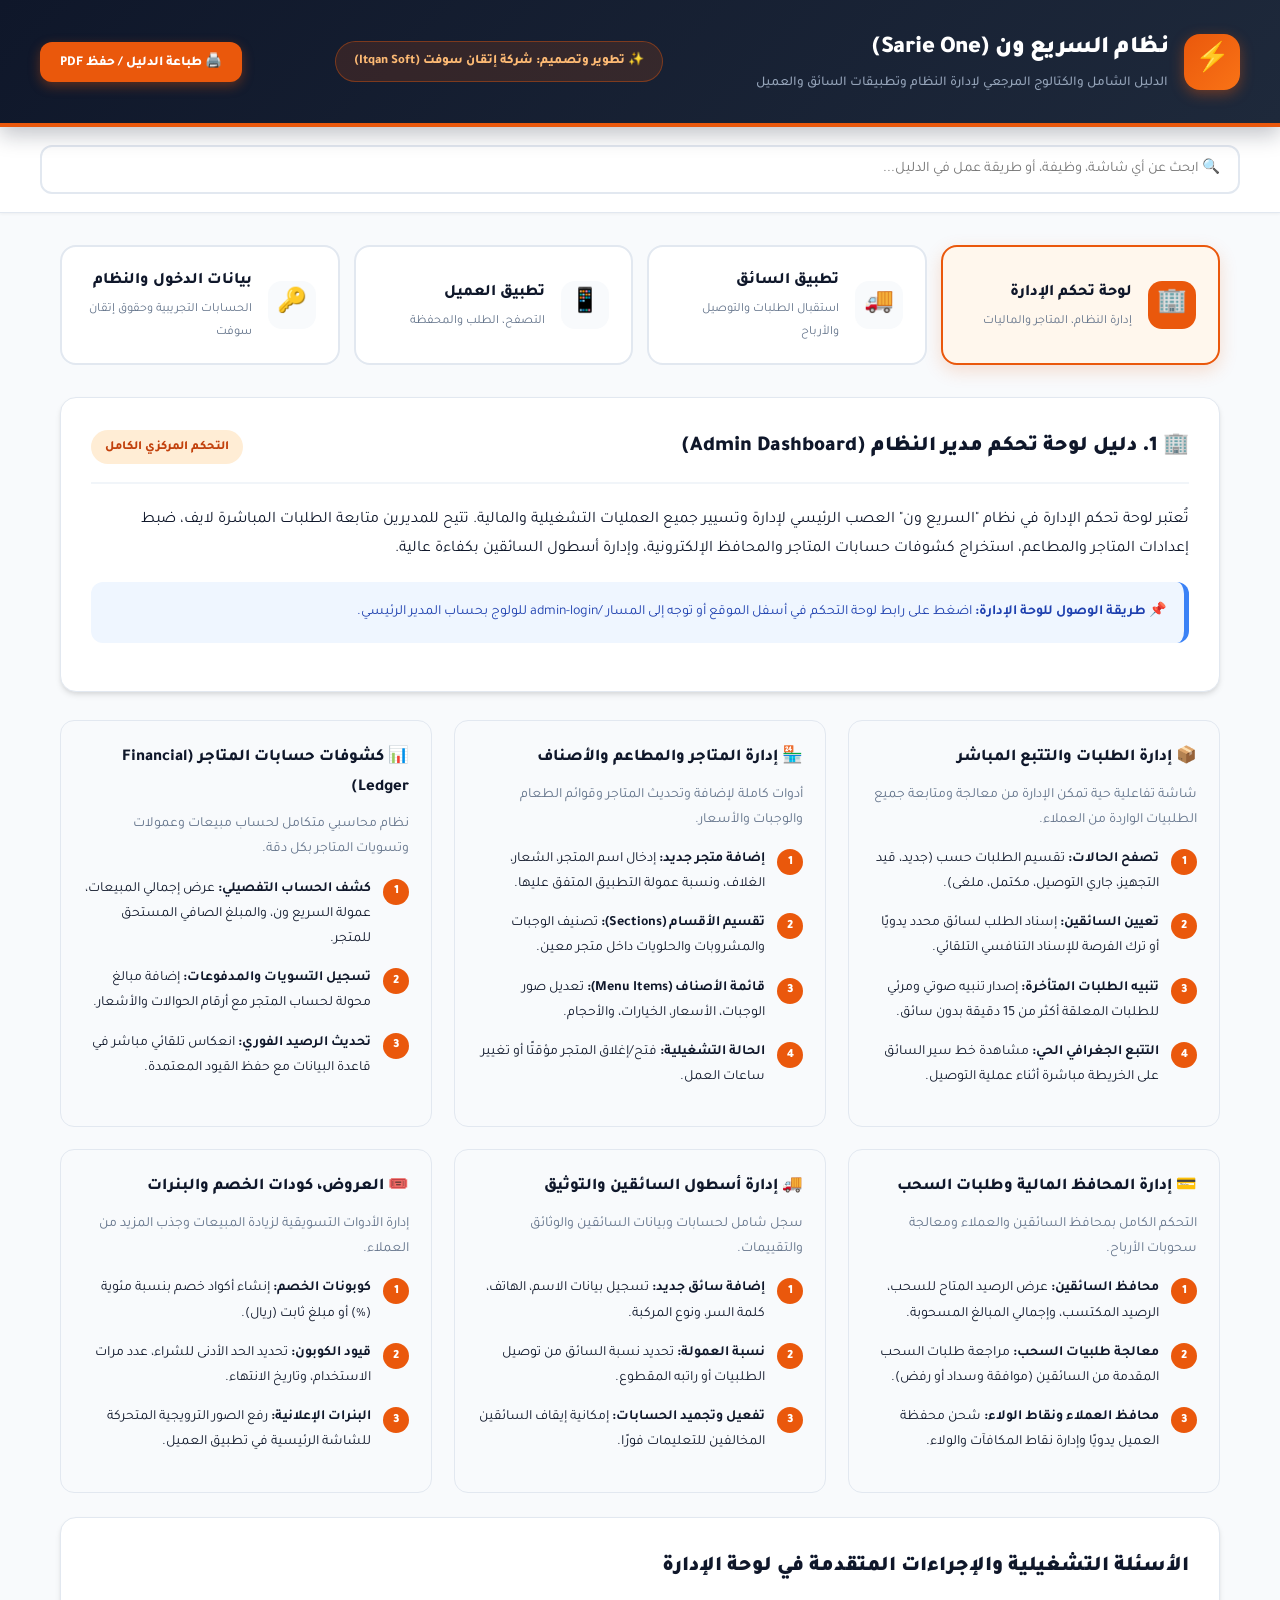
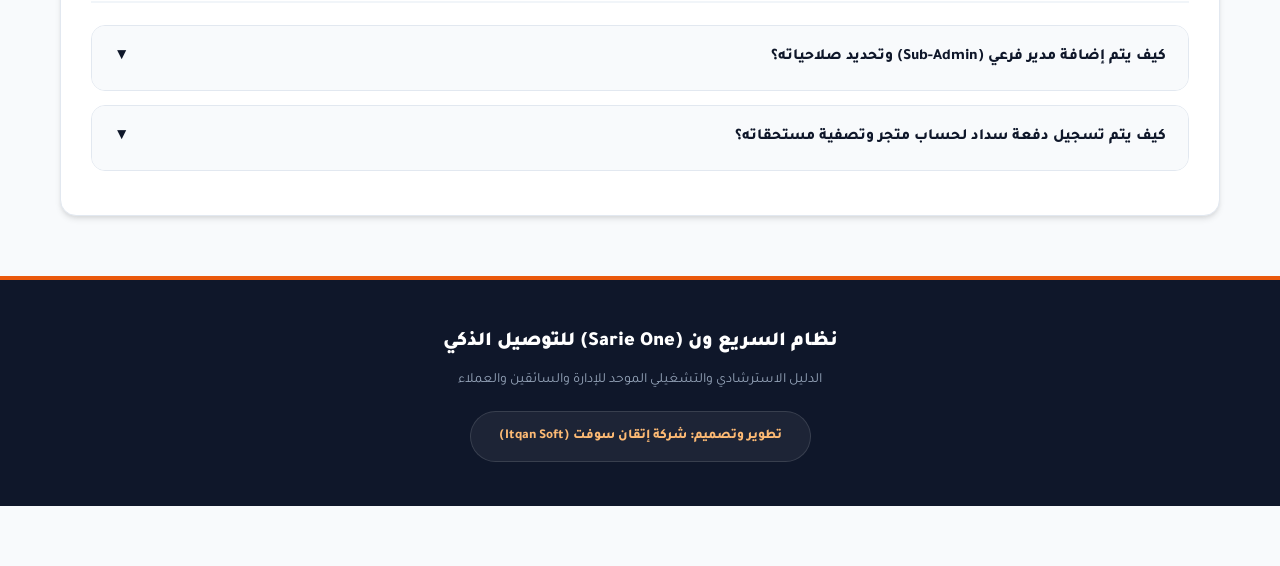
<file: SARIE_ONE_USER_GUIDE.html>
<!DOCTYPE html>
<html lang="ar" dir="rtl">
<head>
  <meta charset="UTF-8">
  <meta name="viewport" content="width=device-width, initial-scale=1.0">
  <title>الدليل التشغيلي الموحد - نظام السريع ون (Sarie One) | تطوير شركة إتقان سوفت</title>
  <link rel="preconnect" href="https://fonts.googleapis.com">
  <link rel="preconnect" href="https://fonts.gstatic.com" crossorigin>
  <link href="https://fonts.googleapis.com/css2?family=Tajawal:wght@400;500;700;800;900&display=swap" rel="stylesheet">
  <style>
    :root {
      --primary: #ea580c;
      --primary-dark: #c2410c;
      --primary-light: #ffedd5;
      --secondary: #0f172a;
      --secondary-light: #1e293b;
      --accent: #059669;
      --accent-light: #d1fae5;
      --bg: #f8fafc;
      --card-bg: #ffffff;
      --text-main: #0f172a;
      --text-muted: #64748b;
      --border: #e2e8f0;
      --shadow-sm: 0 1px 3px rgba(0,0,0,0.05);
      --shadow-md: 0 4px 6px -1px rgba(0, 0, 0, 0.1), 0 2px 4px -1px rgba(0, 0, 0, 0.06);
      --shadow-lg: 0 10px 25px -5px rgba(15, 23, 42, 0.12);
      --radius: 16px;
    }

    * {
      box-sizing: border-box;
      margin: 0;
      padding: 0;
      font-family: 'Tajawal', -apple-system, BlinkMacSystemFont, sans-serif;
    }

    body {
      background-color: var(--bg);
      color: var(--text-main);
      line-height: 1.8;
      padding-bottom: 60px;
    }

    /* Top Banner / Header */
    header {
      background: linear-gradient(135deg, var(--secondary) 0%, var(--secondary-light) 100%);
      color: #ffffff;
      padding: 28px 24px;
      position: sticky;
      top: 0;
      z-index: 1000;
      box-shadow: 0 8px 20px rgba(15, 23, 42, 0.25);
      border-bottom: 4px solid var(--primary);
    }

    .header-container {
      max-width: 1200px;
      margin: 0 auto;
      display: flex;
      flex-wrap: wrap;
      align-items: center;
      justify-content: space-between;
      gap: 16px;
    }

    .logo-box {
      display: flex;
      align-items: center;
      gap: 16px;
    }

    .logo-icon {
      background: linear-gradient(135deg, var(--primary) 0%, #f97316 100%);
      color: white;
      width: 56px;
      height: 56px;
      border-radius: 16px;
      display: flex;
      align-items: center;
      justify-content: center;
      font-size: 28px;
      font-weight: 900;
      box-shadow: 0 4px 14px rgba(234, 88, 12, 0.4);
    }

    .logo-text h1 {
      font-size: 24px;
      font-weight: 900;
      color: #ffffff;
      letter-spacing: -0.5px;
    }

    .logo-text p {
      font-size: 13.5px;
      color: #94a3b8;
      font-weight: 500;
    }

    .company-badge {
      background: rgba(234, 88, 12, 0.15);
      border: 1px solid rgba(234, 88, 12, 0.4);
      color: #fdba74;
      padding: 8px 18px;
      border-radius: 30px;
      font-size: 13px;
      font-weight: 800;
      display: inline-flex;
      align-items: center;
      gap: 8px;
    }

    .header-actions {
      display: flex;
      align-items: center;
      gap: 12px;
    }

    .btn {
      padding: 10px 20px;
      border-radius: 12px;
      font-weight: 800;
      font-size: 13.5px;
      border: none;
      cursor: pointer;
      transition: all 0.2s ease;
      display: inline-flex;
      align-items: center;
      gap: 8px;
      text-decoration: none;
    }

    .btn-primary {
      background: var(--primary);
      color: white;
      box-shadow: 0 4px 12px rgba(234, 88, 12, 0.35);
    }

    .btn-primary:hover {
      background: var(--primary-dark);
      transform: translateY(-2px);
    }

    .btn-outline {
      background: rgba(255, 255, 255, 0.1);
      color: white;
      border: 1px solid rgba(255, 255, 255, 0.25);
    }

    .btn-outline:hover {
      background: rgba(255, 255, 255, 0.2);
    }

    /* Live Search Section */
    .search-section {
      background: white;
      border-bottom: 1px solid var(--border);
      padding: 18px 24px;
      box-shadow: var(--shadow-sm);
    }

    .search-container {
      max-width: 1200px;
      margin: 0 auto;
      display: flex;
      gap: 12px;
      align-items: center;
    }

    .search-input-box {
      flex: 1;
      position: relative;
    }

    .search-input-box input {
      width: 100%;
      padding: 14px 18px 14px 44px;
      border: 2px solid var(--border);
      border-radius: 12px;
      font-size: 14.5px;
      outline: none;
      transition: border-color 0.2s;
    }

    .search-input-box input:focus {
      border-color: var(--primary);
    }

    /* Main Container Layout */
    .container {
      max-width: 1200px;
      margin: 32px auto;
      padding: 0 20px;
    }

    /* Tab Switcher Bar */
    .tabs-nav {
      display: grid;
      grid-template-columns: repeat(auto-fit, minmax(230px, 1fr));
      gap: 14px;
      margin-bottom: 32px;
    }

    .tab-btn {
      background: white;
      border: 2px solid var(--border);
      padding: 20px 22px;
      border-radius: var(--radius);
      cursor: pointer;
      text-align: right;
      transition: all 0.25s ease;
      display: flex;
      align-items: center;
      gap: 16px;
    }

    .tab-btn:hover {
      border-color: var(--primary-light);
      background: #fffaf5;
    }

    .tab-btn.active {
      border-color: var(--primary);
      background: #fff7ed;
      box-shadow: 0 6px 18px rgba(234, 88, 12, 0.18);
    }

    .tab-icon {
      width: 48px;
      height: 48px;
      border-radius: 14px;
      background: var(--bg);
      display: flex;
      align-items: center;
      justify-content: center;
      font-size: 24px;
      flex-shrink: 0;
      transition: all 0.2s ease;
    }

    .tab-btn.active .tab-icon {
      background: var(--primary);
      color: white;
    }

    .tab-title {
      font-weight: 800;
      font-size: 16px;
      color: var(--secondary);
    }

    .tab-sub {
      font-size: 12.5px;
      color: var(--text-muted);
      margin-top: 2px;
    }

    /* Tab Contents */
    .tab-content {
      display: none;
    }

    .tab-content.active {
      display: block;
      animation: fadeIn 0.3s ease;
    }

    @keyframes fadeIn {
      from { opacity: 0; transform: translateY(8px); }
      to { opacity: 1; transform: translateY(0); }
    }

    /* Section Cards & Layout Grids */
    .section-card {
      background: var(--card-bg);
      border-radius: var(--radius);
      border: 1px solid var(--border);
      padding: 30px;
      margin-bottom: 28px;
      box-shadow: var(--shadow-md);
    }

    .section-header {
      display: flex;
      align-items: center;
      justify-content: space-between;
      gap: 12px;
      margin-bottom: 22px;
      padding-bottom: 16px;
      border-bottom: 2px solid #f1f5f9;
    }

    .section-header h2 {
      font-size: 21px;
      font-weight: 900;
      color: var(--secondary);
      display: flex;
      align-items: center;
      gap: 10px;
    }

    .badge {
      background: var(--primary-light);
      color: var(--primary-dark);
      padding: 6px 14px;
      border-radius: 20px;
      font-size: 12.5px;
      font-weight: 800;
    }

    .grid-2 {
      display: grid;
      grid-template-columns: repeat(auto-fit, minmax(340px, 1fr));
      gap: 22px;
    }

    .grid-3 {
      display: grid;
      grid-template-columns: repeat(auto-fit, minmax(280px, 1fr));
      gap: 20px;
    }

    .sub-card {
      background: #f8fafc;
      border: 1px solid #e2e8f0;
      border-radius: 14px;
      padding: 22px;
      transition: transform 0.2s, box-shadow 0.2s;
    }

    .sub-card:hover {
      transform: translateY(-3px);
      box-shadow: 0 8px 16px rgba(0,0,0,0.05);
      border-color: #cbd5e1;
    }

    .sub-card h3 {
      font-size: 16.5px;
      font-weight: 800;
      color: var(--secondary);
      margin-bottom: 10px;
      display: flex;
      align-items: center;
      gap: 8px;
    }

    .sub-card p {
      font-size: 14px;
      color: var(--text-muted);
      margin-bottom: 14px;
    }

    /* List Steps */
    .step-list {
      list-style: none;
      counter-reset: step-counter;
    }

    .step-list li {
      counter-increment: step-counter;
      position: relative;
      padding-right: 38px;
      margin-bottom: 14px;
      font-size: 14px;
      color: var(--text-main);
    }

    .step-list li::before {
      content: counter(step-counter);
      position: absolute;
      right: 0;
      top: 2px;
      width: 26px;
      height: 26px;
      background: var(--primary);
      color: white;
      border-radius: 50%;
      display: flex;
      align-items: center;
      justify-content: center;
      font-size: 12.5px;
      font-weight: 900;
    }

    /* Accordion FAQ Component */
    .accordion {
      border: 1px solid var(--border);
      border-radius: 14px;
      margin-bottom: 14px;
      overflow: hidden;
      background: white;
    }

    .accordion-header {
      padding: 18px 22px;
      background: #f8fafc;
      cursor: pointer;
      font-weight: 800;
      font-size: 15.5px;
      color: var(--secondary);
      display: flex;
      justify-content: space-between;
      align-items: center;
      user-select: none;
      transition: background-color 0.2s;
    }

    .accordion-header:hover {
      background: #f1f5f9;
    }

    .accordion-content {
      padding: 22px;
      display: none;
      border-top: 1px solid var(--border);
      font-size: 14.5px;
      color: var(--text-main);
      line-height: 1.8;
    }

    .accordion.open .accordion-content {
      display: block;
    }

    /* Data Table Styling */
    .data-table {
      width: 100%;
      border-collapse: collapse;
      margin-top: 16px;
      font-size: 14px;
    }

    .data-table th, .data-table td {
      padding: 14px 16px;
      border: 1px solid var(--border);
      text-align: right;
    }

    .data-table th {
      background: var(--secondary);
      color: white;
      font-weight: 800;
    }

    .data-table tr:nth-child(even) {
      background: #f8fafc;
    }

    /* Callout Highlight Boxes */
    .info-box {
      background: #eff6ff;
      border-right: 5px solid #3b82f6;
      padding: 18px;
      border-radius: 12px;
      margin: 18px 0;
      font-size: 14px;
      color: #1e40af;
    }

    .warning-box {
      background: #fffbebf1;
      border-right: 5px solid #f59e0b;
      padding: 18px;
      border-radius: 12px;
      margin: 18px 0;
      font-size: 14px;
      color: #92400e;
    }

    .success-box {
      background: #f0fdf4;
      border-right: 5px solid #22c55e;
      padding: 18px;
      border-radius: 12px;
      margin: 18px 0;
      font-size: 14px;
      color: #166534;
    }

    /* Footer Styling */
    footer {
      background: var(--secondary);
      color: #94a3b8;
      padding: 44px 20px;
      margin-top: 60px;
      text-align: center;
      border-top: 4px solid var(--primary);
    }

    footer h3 {
      color: white;
      font-size: 20px;
      margin-bottom: 8px;
      font-weight: 900;
    }

    footer p {
      font-size: 14px;
      margin-bottom: 18px;
    }

    .itqan-rights {
      background: rgba(255, 255, 255, 0.06);
      border: 1px solid rgba(255, 255, 255, 0.12);
      display: inline-block;
      padding: 12px 28px;
      border-radius: 30px;
      color: #fdba74;
      font-weight: 800;
      font-size: 13.5px;
    }

    /* Print Optimization */
    @media print {
      header, .search-section, .tabs-nav, .header-actions, footer button {
        display: none !important;
      }

      body {
        background: white;
        color: black;
      }

      .container {
        max-width: 100%;
        margin: 0;
        padding: 0;
      }

      .tab-content {
        display: block !important;
        page-break-after: always;
      }

      .accordion-content {
        display: block !important;
      }

      .section-card {
        box-shadow: none;
        border: 1px solid #ccc;
      }
    }
  </style>
</head>
<body>

  <!-- Header Section -->
  <header>
    <div class="header-container">
      <div class="logo-box">
        <div class="logo-icon">⚡</div>
        <div class="logo-text">
          <h1>نظام السريع ون (Sarie One)</h1>
          <p>الدليل الشامل والكتالوج المرجعي لإدارة النظام وتطبيقات السائق والعميل</p>
        </div>
      </div>

      <div class="company-badge">
        ✨ تطوير وتصميم: شركة إتقان سوفت (Itqan Soft)
      </div>

      <div class="header-actions">
        <button onclick="window.print()" class="btn btn-primary">
          🖨️ طباعة الدليل / حفظ PDF
        </button>
      </div>
    </div>
  </header>

  <!-- Live Search Filter Section -->
  <div class="search-section">
    <div class="search-container">
      <div class="search-input-box">
        <input type="text" id="manualSearch" placeholder="🔍 ابحث عن أي شاشة، وظيفة، أو طريقة عمل في الدليل..." onkeyup="filterGuide()">
      </div>
    </div>
  </div>

  <!-- Main Content Area -->
  <div class="container">

    <!-- Navigation Tabs Switcher -->
    <div class="tabs-nav">
      <div class="tab-btn active" onclick="switchTab('admin')">
        <div class="tab-icon">🏢</div>
        <div>
          <div class="tab-title">لوحة تحكم الإدارة</div>
          <div class="tab-sub">إدارة النظام، المتاجر والماليات</div>
        </div>
      </div>

      <div class="tab-btn" onclick="switchTab('driver')">
        <div class="tab-icon">🚚</div>
        <div>
          <div class="tab-title">تطبيق السائق</div>
          <div class="tab-sub">استقبال الطلبات والتوصيل والأرباح</div>
        </div>
      </div>

      <div class="tab-btn" onclick="switchTab('customer')">
        <div class="tab-icon">📱</div>
        <div>
          <div class="tab-title">تطبيق العميل</div>
          <div class="tab-sub">التصفح، الطلب والمحفظة</div>
        </div>
      </div>

      <div class="tab-btn" onclick="switchTab('system')">
        <div class="tab-icon">🔑</div>
        <div>
          <div class="tab-title">بيانات الدخول والنظام</div>
          <div class="tab-sub">الحسابات التجريبية وحقوق إتقان سوفت</div>
        </div>
      </div>
    </div>

    <!-- ========================================================================= -->
    <!-- TAB 1: ADMIN DASHBOARD MANUAL                                             -->
    <!-- ========================================================================= -->
    <div id="tab-admin" class="tab-content active">

      <div class="section-card searchable-item">
        <div class="section-header">
          <h2>🏢 1. دليل لوحة تحكم مدير النظام (Admin Dashboard)</h2>
          <span class="badge">التحكم المركزي الكامل</span>
        </div>
        <p>تُعتبر لوحة تحكم الإدارة في نظام "السريع ون" العصب الرئيسي لإدارة وتسيير جميع العمليات التشغيلية والمالية. تتيح للمديرين متابعة الطلبات المباشرة لايف، ضبط إعدادات المتاجر والمطاعم، استخراج كشوفات حسابات المتاجر والمحافظ الإلكترونية، وإدارة أسطول السائقين بكفاءة عالية.</p>

        <div class="info-box">
          📌 <strong>طريقة الوصول للوحة الإدارة:</strong> اضغط على رابط لوحة التحكم في أسفل الموقع أو توجه إلى المسار <code>/admin-login</code> للولوج بحساب المدير الرئيسي.
        </div>
      </div>

      <div class="grid-2">

        <!-- Orders & Live Tracking -->
        <div class="sub-card searchable-item">
          <h3>📦 إدارة الطلبات والتتبع المباشر</h3>
          <p>شاشة تفاعلية حية تمكن الإدارة من معالجة ومتابعة جميع الطلبيات الواردة من العملاء.</p>
          <ul class="step-list">
            <li><strong>تصفح الحالات:</strong> تقسيم الطلبات حسب (جديد، قيد التجهيز، جاري التوصيل، مكتمل، ملغى).</li>
            <li><strong>تعيين السائقين:</strong> إسناد الطلب لسائق محدد يدويًا أو ترك الفرصة للإسناد التنافسي التلقائي.</li>
            <li><strong>تنبيه الطلبات المتأخرة:</strong> إصدار تنبيه صوتي ومرئي للطلبات المعلقة أكثر من 15 دقيقة بدون سائق.</li>
            <li><strong>التتبع الجغرافي الحي:</strong> مشاهدة خط سير السائق على الخريطة مباشرة أثناء عملية التوصيل.</li>
          </ul>
        </div>

        <!-- Stores & Menu Items -->
        <div class="sub-card searchable-item">
          <h3>🏪 إدارة المتاجر والمطاعم والأصناف</h3>
          <p>أدوات كاملة لإضافة وتحديث المتاجر وقوائم الطعام والوجبات والأسعار.</p>
          <ul class="step-list">
            <li><strong>إضافة متجر جديد:</strong> إدخال اسم المتجر، الشعار، الغلاف، ونسبة عمولة التطبيق المتفق عليها.</li>
            <li><strong>تقسيم الأقسام (Sections):</strong> تصنيف الوجبات والمشروبات والحلويات داخل متجر معين.</li>
            <li><strong>قائمة الأصناف (Menu Items):</strong> تعديل صور الوجبات، الأسعار، الخيارات، والأحجام.</li>
            <li><strong>الحالة التشغيلية:</strong> فتح/إغلاق المتجر مؤقتًا أو تغيير ساعات العمل.</li>
          </ul>
        </div>

        <!-- Financial Ledger -->
        <div class="sub-card searchable-item">
          <h3>📊 كشوفات حسابات المتاجر (Financial Ledger)</h3>
          <p>نظام محاسبي متكامل لحساب مبيعات وعمولات وتسويات المتاجر بكل دقة.</p>
          <ul class="step-list">
            <li><strong>كشف الحساب التفصيلي:</strong> عرض إجمالي المبيعات، عمولة السريع ون، والمبلغ الصافي المستحق للمتجر.</li>
            <li><strong>تسجيل التسويات والمدفوعات:</strong> إضافة مبالغ محولة لحساب المتجر مع أرقام الحوالات والأشعار.</li>
            <li><strong>تحديث الرصيد الفوري:</strong> انعكاس تلقائي مباشر في قاعدة البيانات مع حفظ القيود المعتمدة.</li>
          </ul>
        </div>

        <!-- Wallets & Driver Withdrawals -->
        <div class="sub-card searchable-item">
          <h3>💳 إدارة المحافظ المالية وطلبات السحب</h3>
          <p>التحكم الكامل بمحافظ السائقين والعملاء ومعالجة سحوبات الأرباح.</p>
          <ul class="step-list">
            <li><strong>محافظ السائقين:</strong> عرض الرصيد المتاح للسحب، الرصيد المكتسب، وإجمالي المبالغ المسحوبة.</li>
            <li><strong>معالجة طلبيات السحب:</strong> مراجعة طلبات السحب المقدمة من السائقين (موافقة وسداد أو رفض).</li>
            <li><strong>محافظ العملاء ونقاط الولاء:</strong> شحن محفظة العميل يدويًا وإدارة نقاط المكافآت والولاء.</li>
          </ul>
        </div>

        <!-- Driver Fleet Management -->
        <div class="sub-card searchable-item">
          <h3>🚚 إدارة أسطول السائقين والتوثيق</h3>
          <p>سجل شامل لحسابات وبيانات السائقين والوثائق والتقييمات.</p>
          <ul class="step-list">
            <li><strong>إضافة سائق جديد:</strong> تسجيل بيانات الاسم، الهاتف، كلمة السر، ونوع المركبة.</li>
            <li><strong>نسبة العمولة:</strong> تحديد نسبة السائق من توصيل الطلبيات أو راتبه المقطوع.</li>
            <li><strong>تفعيل وتجميد الحسابات:</strong> إمكانية إيقاف السائقين المخالفين للتعليمات فورًا.</li>
          </ul>
        </div>

        <!-- Marketing & Discounts -->
        <div class="sub-card searchable-item">
          <h3>🎟️ العروض، كودات الخصم والبنرات</h3>
          <p>إدارة الأدوات التسويقية لزيادة المبيعات وجذب المزيد من العملاء.</p>
          <ul class="step-list">
            <li><strong>كوبونات الخصم:</strong> إنشاء أكواد خصم بنسبة مئوية (%) أو مبلغ ثابت (ريال).</li>
            <li><strong>قيود الكوبون:</strong> تحديد الحد الأدنى للشراء، عدد مرات الاستخدام، وتاريخ الانتهاء.</li>
            <li><strong>البنرات الإعلانية:</strong> رفع الصور الترويجية المتحركة للشاشة الرئيسية في تطبيق العميل.</li>
          </ul>
        </div>

      </div>

      <!-- FAQ Accordions -->
      <div class="section-card searchable-item" style="margin-top: 24px;">
        <div class="section-header">
          <h2>الأسئلة التشغيلية والإجراءات المتقدمة في لوحة الإدارة</h2>
        </div>

        <div class="accordion">
          <div class="accordion-header" onclick="toggleAccordion(this)">
            كيف يتم إضافة مدير فرعي (Sub-Admin) وتحديد صلاحياته؟ <span>▼</span>
          </div>
          <div class="accordion-content">
            تجه إلى شاشة "إدارة المديرين الفرعيين" من القائمة الجانبية، ثم اضغط على "إضافة مدير فرعي". قم بإدخال بيانات الاسم، الهاتف، البريد الإلكتروني، وكلمة السر، ثم حدد الصلاحيات المطلوبة (مثل: صلاحية إدارة الطلبات فقط، أو إدارة المتاجر فقط، أو الاطلاع على التقارير المالية).
          </div>
        </div>

        <div class="accordion">
          <div class="accordion-header" onclick="toggleAccordion(this)">
            كيف يتم تسجيل دفعة سداد لحساب متجر وتصفية مستحقاته؟ <span>▼</span>
          </div>
          <div class="accordion-content">
            من لوحة التحكم -> اختر "حسابات المتاجر" -> حدد المتجر المطلوب -> اضغط على "تسجيل دفعية / تسوية". قم بإدخال المبلغ السداد، رقم السند أو الحوالة، وسبب التسوية. سيقوم النظام فورًا بخصم المبلغ المخصوم من الرصيد المتبقي للمتجر وتحديث القيود المحاسبية.
          </div>
        </div>

      </div>

    </div>

    <!-- ========================================================================= -->
    <!-- TAB 2: DRIVER APP MANUAL                                                  -->
    <!-- ========================================================================= -->
    <div id="tab-driver" class="tab-content">

      <div class="section-card searchable-item">
        <div class="section-header">
          <h2>🚚 2. دليل تطبيق السائق (Driver App Manual)</h2>
          <span class="badge">تنفيذ وتوصيل الطلبيات</span>
        </div>
        <p>تطبيق السائق مخصص لأفراد أسطول التوصيل في نظام "السريع ون". يتيح للكبائن والسائقين التواجد اونلاين، استقبال الطلبيات القريبة، توجيه الخرائط نحو المتجر والعميل، ومتابعة الأرباح المسجلة بالمحفظة.</p>

        <div class="success-box">
          📱 <strong>تسجيل دخول السائق:</strong> افتح التطبيق وحدد "تسجيل دخول سائق" أو توجه إلى <code>/driver-login</code> ثم أدخل رقم الجوال وكلمة السر المعتمدة من الإدارة.
        </div>
      </div>

      <div class="grid-3">

        <div class="sub-card searchable-item">
          <h3>1️⃣ البدء والاتصال (Online)</h3>
          <p>افتح التطبيق وقم بتفعيل مفتاح <strong>"متصل الآن"</strong> لتصبح نَشطًا ومؤهلاً لاستقبال طلبيات التوصيل القريبة من موقعك الجغرافي.</p>
        </div>

        <div class="sub-card searchable-item">
          <h3>2️⃣ استقبال وقبول الطلب</h3>
          <p>عند وصول طلب جديد، يصلك إشعار صوتي ومرئي يحتوي على اسم المتجر، مسافة التوصيل، وقيمة عمولتك المستحقة. اضغط <strong>"قبول الطلب"</strong>.</p>
        </div>

        <div class="sub-card searchable-item">
          <h3>3️⃣ الاستلام من المتجر</h3>
          <p>توجه لموقع المتجر الظاهر في الخريطة، وعند استلام الوجبة أو الشحنة قم بالضغط على زر <strong>"تم الاستلام من المتجر"</strong>.</p>
        </div>

        <div class="sub-card searchable-item">
          <h3>4️⃣ التوجه والاتصال بالعميل</h3>
          <p>تتبع المسار نحو موقع العميل الموضح عبر الخريطة لايف. يمكنك الاتصال بالعميل مباشرًا عبر الهاتف أو الدردشة داخل التطبيق.</p>
        </div>

        <div class="sub-card searchable-item">
          <h3>5️⃣ التسليم وتحصيل المبلغ</h3>
          <p>سلم الوجبة للعميل وحصل المبلغ المطلوب (إذا كان دفع عند الاستلام)، ثم اضغط <strong>"تم التسليم بنجاح"</strong> لإتاحة تحويل أرباحك لمحفظتك.</p>
        </div>

        <div class="sub-card searchable-item">
          <h3>6️⃣ المحفظة وسحب الأرباح</h3>
          <p>استعرض رصيدك المتاح وطلبات السحب السابق تقديمها. يمكنك إضافة حسابك البنكي وتقديم طلب سحب أرباحك للإدارة في أي وقت.</p>
        </div>

      </div>

      <!-- Driver Workflow Summary Table -->
      <div class="section-card searchable-item" style="margin-top: 24px;">
        <div class="section-header">
          <h2>مراحل حالة الطلب في تطبيق السائق</h2>
        </div>

        <table class="data-table">
          <thead>
            <tr>
              <th>حالة الطلب</th>
              <th>الإجراء المطلوب من السائق</th>
              <th>تأثير العملية على النظام والعميل</th>
            </tr>
          </thead>
          <tbody>
            <tr>
              <td><strong>جديد (Pending)</strong></td>
              <td>الموافقة والضغط على "قبول الطلب"</td>
              <td>حجز الطلب للسائق وإشعار العميل باسم ورقم السائق</td>
            </tr>
            <tr>
              <td><strong>جاري التجهيز (Preparing)</strong></td>
              <td>التوجه للمتجر والانتظار لحين تجهيز الوجبة</td>
              <td>متابعة موقع السائق الحيوية عبر الخريطة</td>
            </tr>
            <tr>
              <td><strong>تم الاستلام (Picked Up)</strong></td>
              <td>استلام الطلب والضغط على "تم الاستلام"</td>
              <td>تحديث حالة الطلب وإشعار العميل بأن الوجبة في الطريق إليه</td>
            </tr>
            <tr>
              <td><strong>مكتمل (Delivered)</strong></td>
              <td>تسليم الطلب للعميل والضغط على "تم التوصيل"</td>
              <td>قيد عمولة التوصيل فورًا في محفظة السائق وإغلاق الطلب</td>
            </tr>
          </tbody>
        </table>
      </div>

    </div>

    <!-- ========================================================================= -->
    <!-- TAB 3: CUSTOMER APP MANUAL                                                -->
    <!-- ========================================================================= -->
    <div id="tab-customer" class="tab-content">

      <div class="section-card searchable-item">
        <div class="section-header">
          <h2>📱 3. دليل تطبيق العميل (Customer App Manual)</h2>
          <span class="badge">تجربة التصفح والطلب السريع</span>
        </div>
        <p>يوفر تطبيق "السريع ون" تجربة تسوق وطلب وجبات حديثة وسريعة للعملاء، تتيح لهم تصفح المتاجر، تخصيص الأصناف، خيارات الدفع المتعددة، تتبع السائق لايف عبر الخريطة، الاستفادة من المحفظة ونقاط الولاء، وخدمة توصيل الأغراض الخاصة (وصل لي).</p>
      </div>

      <div class="grid-2">

        <div class="sub-card searchable-item">
          <h3>🍔 1. التصفح والبحث عن المطاعم</h3>
          <p>استعرض المطاعم القريبة بحسب التصنيفات (مطاعم، كافيهات، حلويات، سوبرماركت) أو استخدم محرك البحث للوصول لأكلتك المفضلة.</p>
        </div>

        <div class="sub-card searchable-item">
          <h3>🛒 2. تخصيص الوجبة وإضافتها للسلة</h3>
          <p>اختر الحجم (صغير/وسط/كبير) والإضافات المفضلة والمشروبات، ثم أضف الصنف لسلة التسوق واكتب ملاحظاتك الخاصة للمطعم.</p>
        </div>

        <div class="sub-card searchable-item">
          <h3>📍 3. تحديد موقع التوصيل والخصم</h3>
          <p>حدد موقعك تلقائيًا عبر الخريطة أو اختر من العناوين المحفوظة سابقاً، ثم أدخل كود الخصم (إن وجد) لتطبيق التخفيض الفوري.</p>
        </div>

        <div class="sub-card searchable-item">
          <h3>💵 4. خيارات الدفع المتاحة</h3>
          <p>يدعم التطبيق الدفع نقدًا عند الاستلام (COD) أو الدفع المباشر الخصم من محفظتك الإلكترونية المسجلة في السريع ون.</p>
        </div>

        <div class="sub-card searchable-item">
          <h3>📡 5. التتبع الجغرافي لايف (Live Order Tracking)</h3>
          <p>شريط تفاعلي يعرض مراحل الطلب لحظة بلحظة (قبول -> تجهيز -> استلام -> توصيل) مع خريطة حية لموقع السائق على الطريق.</p>
        </div>

        <div class="sub-card searchable-item">
          <h3>🎁 6. المحفظة، نقاط الولاء وخدمة "وصل لي"</h3>
          <p>استبدل نقاط الولاء المكتسبة مع كل طلب برصيد نقدي بمحفظتك، واستخدم خدمة "وصل لي" لإرسال أو استلام أي طرد خاص من مكان لآخر.</p>
        </div>

      </div>

    </div>

    <!-- ========================================================================= -->
    <!-- TAB 4: CREDENTIALS & ITQAN SOFT COPYRIGHTS                                -->
    <!-- ========================================================================= -->
    <div id="tab-system" class="tab-content">

      <div class="section-card searchable-item">
        <div class="section-header">
          <h2>🔑 4. بيانات الولوج والاختبار للنظام</h2>
          <span class="badge">الحسابات الافتراضية التجريبية</span>
        </div>
        <p>يمكن اختبار واستخدام النظام في البيئة التجريبية بكافة أدواره التشغيلية باستخدام بيانات الدخول المعتمدة التالية:</p>

        <table class="data-table">
          <thead>
            <tr>
              <th>الدور التشغيلي (Role)</th>
              <th>اسم المستخدم / البريد / الهاتف</th>
              <th>كلمة السر (Password)</th>
              <th>نطاق الصلاحيات</th>
            </tr>
          </thead>
          <tbody>
            <tr>
              <td><strong>مدير النظام الرئيسي (Admin)</strong></td>
              <td><code>admin@alsarie-one.com</code></td>
              <td><code>123456</code></td>
              <td>إدارة كاملة للنظام، المتاجر، المحافظ والسائقين والتقارير</td>
            </tr>
            <tr>
              <td><strong>السائق التجريبي (Driver)</strong></td>
              <td><code>0500000000</code></td>
              <td><code>123456</code></td>
              <td>تطبيق السائق، استقبال التوصيل والأرباح والمحفظة</td>
            </tr>
            <tr>
              <td><strong>العميل التجريبي (Customer)</strong></td>
              <td><code>0500000001</code></td>
              <td><code>123456</code></td>
              <td>تطبيق العميل، التصفح، الطلب، والمحفظة وتتبع الخريطة</td>
            </tr>
          </tbody>
        </table>
      </div>

      <!-- Itqan Soft Copyright Notice Box -->
      <div class="section-card searchable-item" style="background: linear-gradient(135deg, #0f172a 0%, #1e293b 100%); color: white; border: 2px solid var(--primary);">
        <div style="display: flex; align-items: center; gap: 18px; margin-bottom: 18px;">
          <div style="font-size: 42px;">💎</div>
          <div>
            <h2 style="color: white; font-size: 23px; font-weight: 900;">حقوق التطوير والملكية البرمجية</h2>
            <p style="color: #fdba74; font-size: 15px; font-weight: 800; margin-top: 2px;">شركة إتقان سوفت للحلول البرمجية المتكاملة (Itqan Soft)</p>
          </div>
        </div>
        <p style="color: #cbd5e1; font-size: 14.5px; line-height: 1.8;">
          تم تطوير وبناء كافة تطبيقات، أنظمة، قواعد بيانات، وواجهات نظام <strong>السريع ون (Sarie One)</strong> بواسطة <strong>شركة إتقان سوفت</strong> وفق أحدث تقنيات الويب والتطبيقات الذكية. يغطي هذا النظام لوحة تحكم الإدارة الشاملة، نظام الحسابات والمحافظ، التتبع الحي للخرائط، وتطبيقات السائق والعميل.
        </p>
        <div style="margin-top: 22px; padding-top: 18px; border-top: 1px solid rgba(255,255,255,0.12); display: flex; justify-content: space-between; align-items: center; flex-wrap: wrap; gap: 14px; font-size: 13.5px; color: #94a3b8;">
          <span>© جميع الحقوق محفوظة - شركة إتقان سوفت 2026</span>
          <span>الإصدار المعتمد للنظام: v2.5.0 - السريع ون</span>
        </div>
      </div>

    </div>

  </div>

  <!-- Footer -->
  <footer>
    <h3>نظام السريع ون (Sarie One) للتوصيل الذكي</h3>
    <p>الدليل الاسترشادي والتشغيلي الموحد للإدارة والسائقين والعملاء</p>
    <div class="itqan-rights">
      تطوير وتصميم: شركة إتقان سوفت (Itqan Soft)
    </div>
  </footer>

  <!-- Embedded JavaScript -->
  <script>
    function switchTab(tabId) {
      document.querySelectorAll('.tab-btn').forEach(btn => btn.classList.remove('active'));
      document.querySelectorAll('.tab-content').forEach(content => content.classList.remove('active'));

      const selectedBtn = Array.from(document.querySelectorAll('.tab-btn')).find(btn => btn.getAttribute('onclick').includes(tabId));
      if (selectedBtn) selectedBtn.classList.add('active');

      const selectedContent = document.getElementById('tab-' + tabId);
      if (selectedContent) selectedContent.classList.add('active');
    }

    function toggleAccordion(header) {
      const accordion = header.parentElement;
      accordion.classList.toggle('open');
    }

    function filterGuide() {
      const query = document.getElementById('manualSearch').value.toLowerCase().trim();
      const items = document.querySelectorAll('.searchable-item');

      if (!query) {
        items.forEach(item => item.style.display = '');
        return;
      }

      items.forEach(item => {
        const text = item.textContent.toLowerCase();
        if (text.includes(query)) {
          item.style.display = '';
        } else {
          item.style.display = 'none';
        }
      });
    }
  </script>
</body>
</html>
</file>
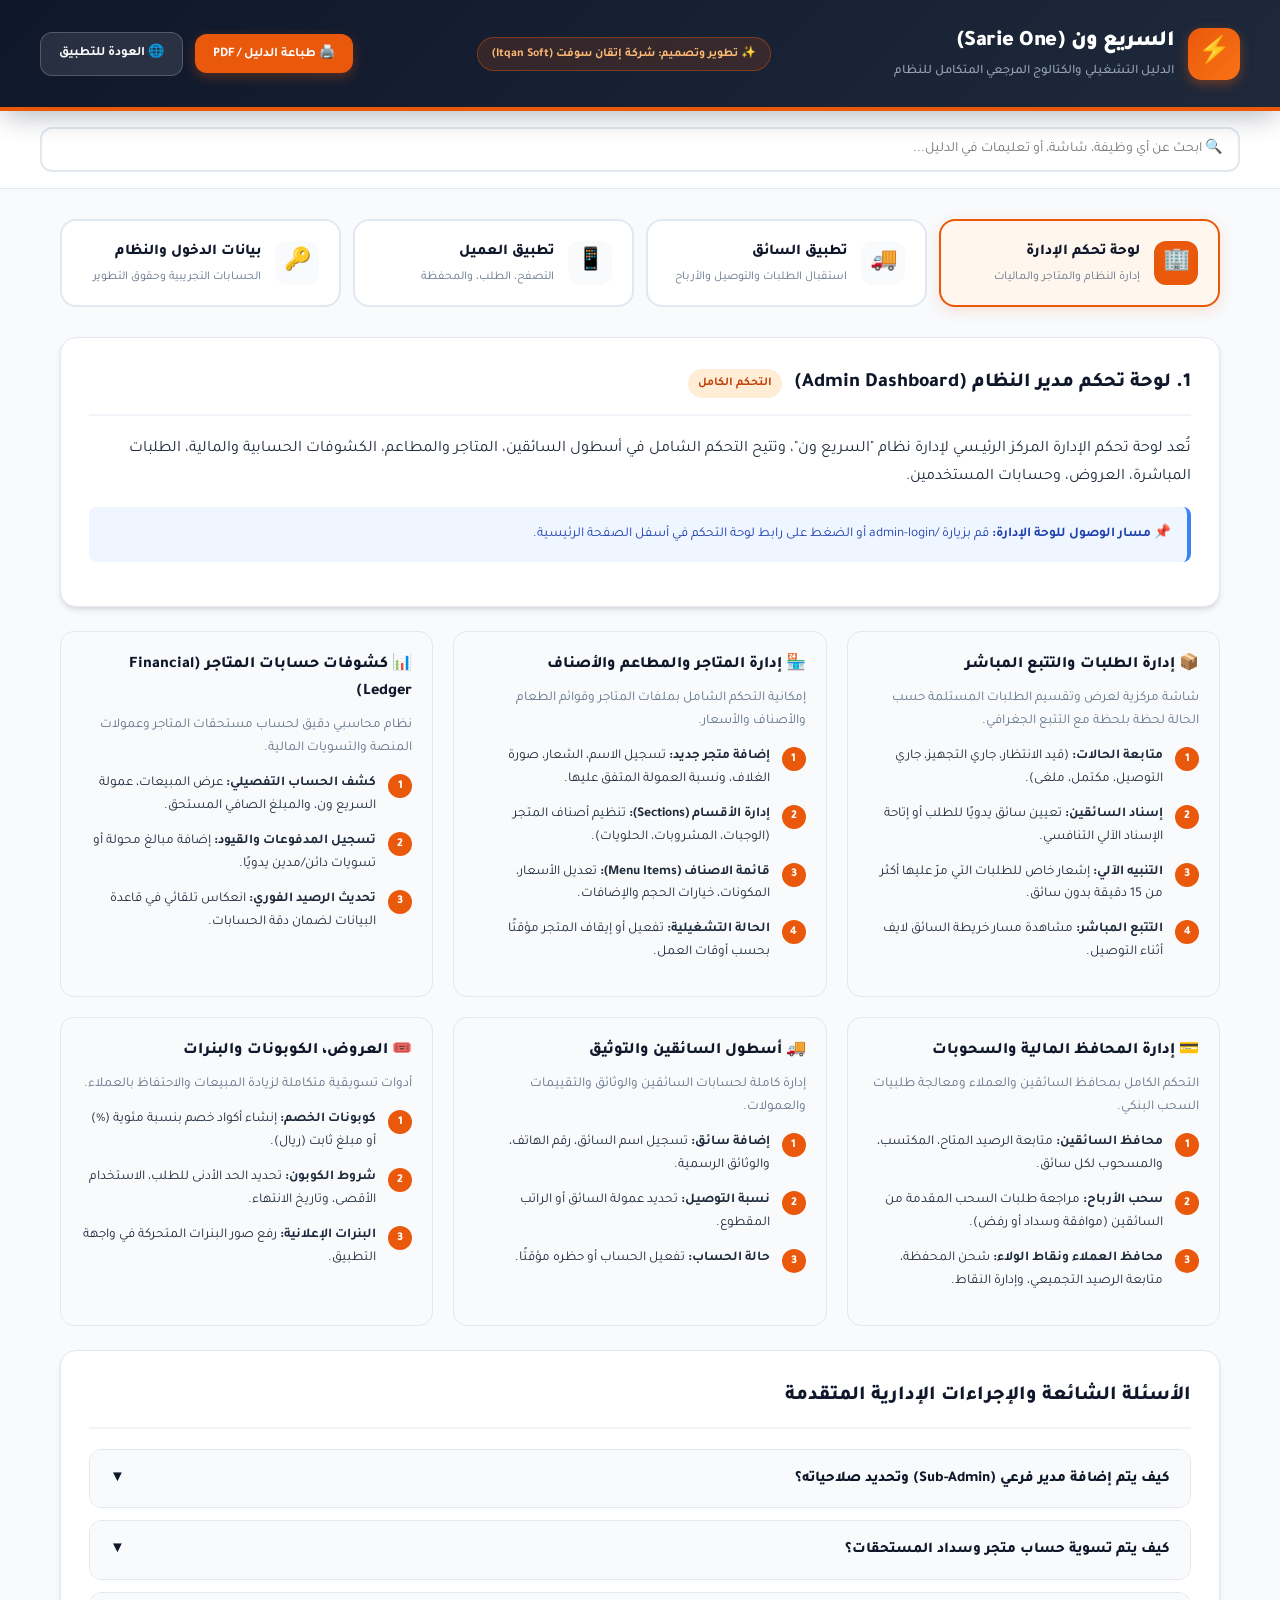
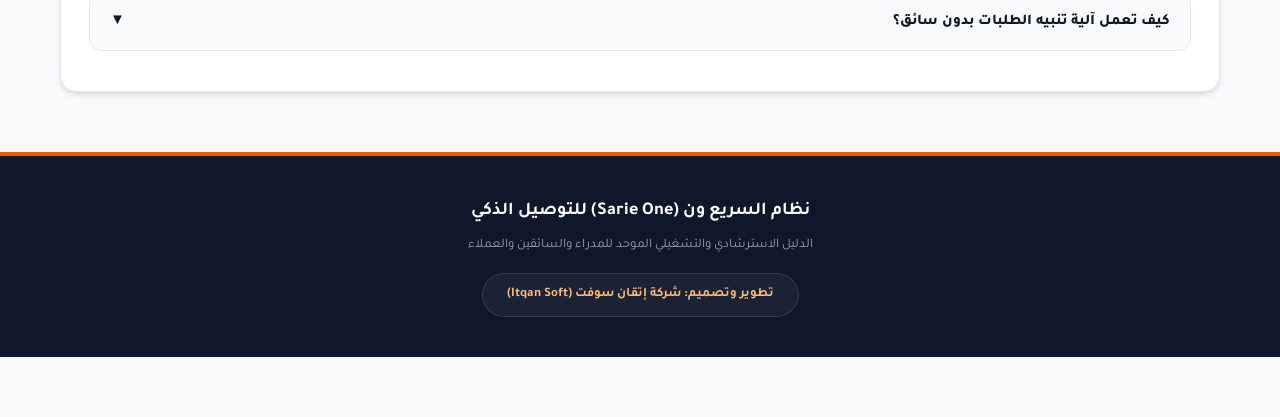
<file: public/user-guide.html>
<!DOCTYPE html>
<html lang="ar" dir="rtl">
<head>
  <meta charset="UTF-8">
  <meta name="viewport" content="width=device-width, initial-scale=1.0">
  <title>الدليل التشغيلي الشامل - نظام السريع ون (Sarie One) | تطوير شركة إتقان سوفت</title>
  <link rel="preconnect" href="https://fonts.googleapis.com">
  <link rel="preconnect" href="https://fonts.gstatic.com" crossorigin>
  <link href="https://fonts.googleapis.com/css2?family=Tajawal:wght@400;500;700;800;900&display=swap" rel="stylesheet">
  <style>
    :root {
      --primary: #ea580c;
      --primary-dark: #c2410c;
      --primary-light: #ffedd5;
      --secondary: #0f172a;
      --accent: #059669;
      --accent-light: #d1fae5;
      --bg: #f8fafc;
      --card-bg: #ffffff;
      --text-main: #1e293b;
      --text-muted: #64748b;
      --border: #e2e8f0;
      --shadow: 0 4px 6px -1px rgba(0, 0, 0, 0.1), 0 2px 4px -1px rgba(0, 0, 0, 0.06);
      --radius: 16px;
    }

    * {
      box-sizing: border-box;
      margin: 0;
      padding: 0;
      font-family: 'Tajawal', -apple-system, BlinkMacSystemFont, sans-serif;
    }

    body {
      background-color: var(--bg);
      color: var(--text-main);
      line-height: 1.7;
      padding-bottom: 60px;
    }

    /* Navbar Header */
    header {
      background: linear-gradient(135deg, var(--secondary) 0%, #1e293b 100%);
      color: #ffffff;
      padding: 24px 20px;
      position: sticky;
      top: 0;
      z-index: 1000;
      box-shadow: 0 10px 25px -5px rgba(15, 23, 42, 0.3);
      border-bottom: 4px solid var(--primary);
    }

    .header-container {
      max-width: 1200px;
      margin: 0 auto;
      display: flex;
      flex-wrap: wrap;
      align-items: center;
      justify-content: space-between;
      gap: 16px;
    }

    .logo-box {
      display: flex;
      align-items: center;
      gap: 14px;
    }

    .logo-icon {
      background: linear-gradient(135deg, var(--primary) 0%, #f97316 100%);
      color: white;
      width: 52px;
      height: 52px;
      border-radius: 14px;
      display: flex;
      align-items: center;
      justify-content: center;
      font-size: 26px;
      font-weight: 900;
      box-shadow: 0 4px 12px rgba(234, 88, 12, 0.4);
    }

    .logo-text h1 {
      font-size: 22px;
      font-weight: 900;
      color: #ffffff;
      letter-spacing: -0.5px;
    }

    .logo-text p {
      font-size: 13px;
      color: #94a3b8;
      font-weight: 500;
    }

    .company-badge {
      background: rgba(234, 88, 12, 0.15);
      border: 1px solid rgba(234, 88, 12, 0.4);
      color: #fdba74;
      padding: 6px 14px;
      border-radius: 30px;
      font-size: 12px;
      font-weight: 700;
      display: inline-flex;
      align-items: center;
      gap: 6px;
    }

    .header-actions {
      display: flex;
      align-items: center;
      gap: 12px;
    }

    .btn {
      padding: 10px 18px;
      border-radius: 12px;
      font-weight: 700;
      font-size: 13px;
      border: none;
      cursor: pointer;
      transition: all 0.2s ease;
      display: inline-flex;
      align-items: center;
      gap: 8px;
      text-decoration: none;
    }

    .btn-primary {
      background: var(--primary);
      color: white;
      box-shadow: 0 4px 12px rgba(234, 88, 12, 0.3);
    }

    .btn-primary:hover {
      background: var(--primary-dark);
      transform: translateY(-2px);
    }

    .btn-outline {
      background: rgba(255, 255, 255, 0.1);
      color: white;
      border: 1px solid rgba(255, 255, 255, 0.2);
    }

    .btn-outline:hover {
      background: rgba(255, 255, 255, 0.2);
    }

    /* Search Bar Bar */
    .search-section {
      background: white;
      border-bottom: 1px solid var(--border);
      padding: 16px 20px;
      box-shadow: 0 2px 4px rgba(0,0,0,0.02);
    }

    .search-container {
      max-width: 1200px;
      margin: 0 auto;
      display: flex;
      gap: 12px;
      align-items: center;
    }

    .search-input-box {
      flex: 1;
      position: relative;
    }

    .search-input-box input {
      width: 100%;
      padding: 12px 16px 12px 42px;
      border: 2px solid var(--border);
      border-radius: 12px;
      font-size: 14px;
      outline: none;
      transition: border-color 0.2s;
    }

    .search-input-box input:focus {
      border-color: var(--primary);
    }

    /* Main Layout */
    .container {
      max-width: 1200px;
      margin: 30px auto;
      padding: 0 20px;
    }

    /* Tab Switcher */
    .tabs-nav {
      display: grid;
      grid-template-columns: repeat(auto-fit, minmax(220px, 1fr));
      gap: 12px;
      margin-bottom: 30px;
    }

    .tab-btn {
      background: white;
      border: 2px solid var(--border);
      padding: 18px 20px;
      border-radius: var(--radius);
      cursor: pointer;
      text-align: right;
      transition: all 0.25s ease;
      display: flex;
      align-items: center;
      gap: 14px;
    }

    .tab-btn:hover {
      border-color: var(--primary-light);
      background: #fffaf5;
    }

    .tab-btn.active {
      border-color: var(--primary);
      background: #fff7ed;
      box-shadow: 0 4px 14px rgba(234, 88, 12, 0.15);
    }

    .tab-icon {
      width: 44px;
      height: 44px;
      border-radius: 12px;
      background: var(--bg);
      display: flex;
      align-items: center;
      justify-content: center;
      font-size: 22px;
      flex-shrink: 0;
      transition: all 0.2s ease;
    }

    .tab-btn.active .tab-icon {
      background: var(--primary);
      color: white;
    }

    .tab-title {
      font-weight: 800;
      font-size: 15px;
      color: var(--secondary);
    }

    .tab-sub {
      font-size: 12px;
      color: var(--text-muted);
      margin-top: 2px;
    }

    /* Section Content Styling */
    .tab-content {
      display: none;
    }

    .tab-content.active {
      display: block;
      animation: fadeIn 0.3s ease;
    }

    @keyframes fadeIn {
      from { opacity: 0; transform: translateY(6px); }
      to { opacity: 1; transform: translateY(0); }
    }

    /* Cards & Grid Layout */
    .section-card {
      background: var(--card-bg);
      border-radius: var(--radius);
      border: 1px solid var(--border);
      padding: 28px;
      margin-bottom: 24px;
      box-shadow: var(--shadow);
    }

    .section-header {
      display: flex;
      align-items: center;
      gap: 12px;
      margin-bottom: 20px;
      padding-bottom: 14px;
      border-bottom: 2px solid #f1f5f9;
    }

    .section-header h2 {
      font-size: 20px;
      font-weight: 800;
      color: var(--secondary);
    }

    .badge {
      background: var(--primary-light);
      color: var(--primary-dark);
      padding: 4px 10px;
      border-radius: 20px;
      font-size: 12px;
      font-weight: 700;
    }

    .grid-2 {
      display: grid;
      grid-template-columns: repeat(auto-fit, minmax(320px, 1fr));
      gap: 20px;
    }

    .grid-3 {
      display: grid;
      grid-template-columns: repeat(auto-fit, minmax(260px, 1fr));
      gap: 18px;
    }

    .sub-card {
      background: #f8fafc;
      border: 1px solid #e2e8f0;
      border-radius: 14px;
      padding: 20px;
      transition: transform 0.2s, box-shadow 0.2s;
    }

    .sub-card:hover {
      transform: translateY(-2px);
      box-shadow: 0 6px 12px rgba(0,0,0,0.04);
      border-color: #cbd5e1;
    }

    .sub-card h3 {
      font-size: 16px;
      font-weight: 800;
      color: var(--secondary);
      margin-bottom: 8px;
      display: flex;
      align-items: center;
      gap: 8px;
    }

    .sub-card p {
      font-size: 13.5px;
      color: var(--text-muted);
      margin-bottom: 12px;
    }

    /* List Steps */
    .step-list {
      list-style: none;
      counter-reset: step-counter;
    }

    .step-list li {
      counter-increment: step-counter;
      position: relative;
      padding-right: 36px;
      margin-bottom: 12px;
      font-size: 13.5px;
      color: var(--text-main);
    }

    .step-list li::before {
      content: counter(step-counter);
      position: absolute;
      right: 0;
      top: 2px;
      width: 24px;
      height: 24px;
      background: var(--primary);
      color: white;
      border-radius: 50%;
      display: flex;
      align-items: center;
      justify-content: center;
      font-size: 12px;
      font-weight: 800;
    }

    /* Accordion Components */
    .accordion {
      border: 1px solid var(--border);
      border-radius: 12px;
      margin-bottom: 12px;
      overflow: hidden;
      background: white;
    }

    .accordion-header {
      padding: 16px 20px;
      background: #f8fafc;
      cursor: pointer;
      font-weight: 800;
      font-size: 15px;
      color: var(--secondary);
      display: flex;
      justify-content: space-between;
      align-items: center;
      user-select: none;
    }

    .accordion-header:hover {
      background: #f1f5f9;
    }

    .accordion-content {
      padding: 20px;
      display: none;
      border-top: 1px solid var(--border);
      font-size: 14px;
      color: var(--text-main);
    }

    .accordion.open .accordion-content {
      display: block;
    }

    /* Table Styles */
    .data-table {
      width: 100%;
      border-collapse: collapse;
      margin-top: 14px;
      font-size: 13.5px;
    }

    .data-table th, .data-table td {
      padding: 12px 14px;
      border: 1px solid var(--border);
      text-align: right;
    }

    .data-table th {
      background: var(--secondary);
      color: white;
      font-weight: 700;
    }

    .data-table tr:nth-child(even) {
      background: #f8fafc;
    }

    /* Highlight box */
    .info-box {
      background: #eff6ff;
      border-right: 4px solid #3b82f6;
      padding: 16px;
      border-radius: 8px;
      margin: 16px 0;
      font-size: 13.5px;
      color: #1e40af;
    }

    .warning-box {
      background: #fffbebf1;
      border-right: 4px solid #f59e0b;
      padding: 16px;
      border-radius: 8px;
      margin: 16px 0;
      font-size: 13.5px;
      color: #92400e;
    }

    .success-box {
      background: #f0fdf4;
      border-right: 4px solid #22c55e;
      padding: 16px;
      border-radius: 8px;
      margin: 16px 0;
      font-size: 13.5px;
      color: #166534;
    }

    /* Footer */
    footer {
      background: var(--secondary);
      color: #94a3b8;
      padding: 40px 20px;
      margin-top: 60px;
      text-align: center;
      border-top: 4px solid var(--primary);
    }

    footer h3 {
      color: white;
      font-size: 18px;
      margin-bottom: 8px;
    }

    footer p {
      font-size: 13px;
      margin-bottom: 16px;
    }

    .itqan-rights {
      background: rgba(255, 255, 255, 0.05);
      border: 1px solid rgba(255, 255, 255, 0.1);
      display: inline-block;
      padding: 10px 24px;
      border-radius: 30px;
      color: #fdba74;
      font-weight: 700;
      font-size: 13px;
    }

    /* Print Styles */
    @media print {
      header, .search-section, .tabs-nav, .header-actions, footer button {
        display: none !important;
      }

      body {
        background: white;
        color: black;
      }

      .container {
        max-width: 100%;
        margin: 0;
        padding: 0;
      }

      .tab-content {
        display: block !important;
        page-break-after: always;
      }

      .accordion-content {
        display: block !important;
      }

      .section-card {
        box-shadow: none;
        border: 1px solid #ccc;
      }
    }
  </style>
</head>
<body>

  <!-- Header -->
  <header>
    <div class="header-container">
      <div class="logo-box">
        <div class="logo-icon">⚡</div>
        <div class="logo-text">
          <h1>السريع ون (Sarie One)</h1>
          <p>الدليل التشغيلي والكتالوج المرجعي المتكامل للنظام</p>
        </div>
      </div>

      <div class="company-badge">
        ✨ تطوير وتصميم: شركة إتقان سوفت (Itqan Soft)
      </div>

      <div class="header-actions">
        <button onclick="window.print()" class="btn btn-primary">
          🖨️ طباعة الدليل / PDF
        </button>
        <a href="/" class="btn btn-outline">
          🌐 العودة للتطبيق
        </a>
      </div>
    </div>
  </header>

  <!-- Quick Filter / Search Section -->
  <div class="search-section">
    <div class="search-container">
      <div class="search-input-box">
        <input type="text" id="manualSearch" placeholder="🔍 ابحث عن أي وظيفة، شاشة، أو تعليمات في الدليل..." onkeyup="filterGuide()">
      </div>
    </div>
  </div>

  <!-- Main Container -->
  <div class="container">

    <!-- Tab Switcher -->
    <div class="tabs-nav">
      <div class="tab-btn active" onclick="switchTab('admin')">
        <div class="tab-icon">🏢</div>
        <div>
          <div class="tab-title">لوحة تحكم الإدارة</div>
          <div class="tab-sub">إدارة النظام والمتاجر والماليات</div>
        </div>
      </div>

      <div class="tab-btn" onclick="switchTab('driver')">
        <div class="tab-icon">🚚</div>
        <div>
          <div class="tab-title">تطبيق السائق</div>
          <div class="tab-sub">استقبال الطلبات والتوصيل والأرباح</div>
        </div>
      </div>

      <div class="tab-btn" onclick="switchTab('customer')">
        <div class="tab-icon">📱</div>
        <div>
          <div class="tab-title">تطبيق العميل</div>
          <div class="tab-sub">التصفح، الطلب، والمحفظة</div>
        </div>
      </div>

      <div class="tab-btn" onclick="switchTab('system')">
        <div class="tab-icon">🔑</div>
        <div>
          <div class="tab-title">بيانات الدخول والنظام</div>
          <div class="tab-sub">الحسابات التجريبية وحقوق التطوير</div>
        </div>
      </div>
    </div>

    <!-- ========================================================================= -->
    <!-- TAB 1: ADMIN CONTROL PANEL MANUAL                                         -->
    <!-- ========================================================================= -->
    <div id="tab-admin" class="tab-content active">

      <!-- Overview -->
      <div class="section-card searchable-item">
        <div class="section-header">
          <h2>1. لوحة تحكم مدير النظام (Admin Dashboard)</h2>
          <span class="badge">التحكم الكامل</span>
        </div>
        <p>تُعد لوحة تحكم الإدارة المركز الرئيـسي لإدارة نظام "السريع ون"، وتتيح التحكم الشامل في أسطول السائقين، المتاجر والمطاعم، الكشوفات الحسابية والمالية، الطلبات المباشرة، العروض، وحسابات المستخدمين.</p>
        
        <div class="info-box">
          📌 <strong>مسار الوصول للوحة الإدارة:</strong> قم بزيارة <code>/admin-login</code> أو الضغط على رابط لوحة التحكم في أسفل الصفحة الرئيسية.
        </div>
      </div>

      <!-- Modules Grid -->
      <div class="grid-2">

        <!-- Orders Management -->
        <div class="sub-card searchable-item">
          <h3>📦 إدارة الطلبات والتتبع المباشر</h3>
          <p>شاشة مركزية لعرض وتقسيم الطلبات المستلمة حسب الحالة لحظة بلحظة مع التتبع الجغرافي.</p>
          <ul class="step-list">
            <li><strong>متابعة الحالات:</strong> (قيد الانتظار، جاري التجهيز، جاري التوصيل، مكتمل، ملغى).</li>
            <li><strong>إسناد السائقين:</strong> تعيين سائق يدويًا للطلب أو إتاحة الإسناد الآلي التنافسي.</li>
            <li><strong>التنبيه الآلي:</strong> إشعار خاص للطلبات التي مرّ عليها أكثر من 15 دقيقة بدون سائق.</li>
            <li><strong>التتبع المباشر:</strong> مشاهدة مسار خريطة السائق لايف أثناء التوصيل.</li>
          </ul>
        </div>

        <!-- Restaurants & Stores -->
        <div class="sub-card searchable-item">
          <h3>🏪 إدارة المتاجر والمطاعم والأصناف</h3>
          <p>إمكانية التحكم الشامل بملفات المتاجر وقوائم الطعام والأصناف والأسعار.</p>
          <ul class="step-list">
            <li><strong>إضافة متجر جديد:</strong> تسجيل الاسم، الشعار، صورة الغلاف، ونسبة العمولة المتفق عليها.</li>
            <li><strong>إدارة الأقسام (Sections):</strong> تنظيم أصناف المتجر (الوجبات، المشروبات، الحلويات).</li>
            <li><strong>قائمة الاصناف (Menu Items):</strong> تعديل الأسعار، المكونات، خيارات الحجم والإضافات.</li>
            <li><strong>الحالة التشغيلية:</strong> تفعيل أو إيقاف المتجر مؤقتًا بحسب أوقات العمل.</li>
          </ul>
        </div>

        <!-- Stores Financial Ledger -->
        <div class="sub-card searchable-item">
          <h3>📊 كشوفات حسابات المتاجر (Financial Ledger)</h3>
          <p>نظام محاسبي دقيق لحساب مستحقات المتاجر وعمولات المنصة والتسويات المالية.</p>
          <ul class="step-list">
            <li><strong>كشف الحساب التفصيلي:</strong> عرض المبيعات، عمولة السريع ون، والمبلغ الصافي المستحق.</li>
            <li><strong>تسجيل المدفوعات والقيود:</strong> إضافة مبالغ محولة أو تسويات دائن/مدين يدويًا.</li>
            <li><strong>تحديث الرصيد الفوري:</strong> انعكاس تلقائي في قاعدة البيانات لضمان دقة الحسابات.</li>
          </ul>
        </div>

        <!-- Wallets & Driver Payouts -->
        <div class="sub-card searchable-item">
          <h3>💳 إدارة المحافظ المالية والسحوبات</h3>
          <p>التحكم الكامل بمحافظ السائقين والعملاء ومعالجة طلبيات السحب البنكي.</p>
          <ul class="step-list">
            <li><strong>محافظ السائقين:</strong> متابعة الرصيد المتاح، المكتسب، والمسحوب لكل سائق.</li>
            <li><strong>سحب الأرباح:</strong> مراجعة طلبات السحب المقدمة من السائقين (موافقة وسداد أو رفض).</li>
            <li><strong>محافظ العملاء ونقاط الولاء:</strong> شحن المحفظة، متابعة الرصيد التجميعي، وإدارة النقاط.</li>
          </ul>
        </div>

        <!-- Driver Fleet -->
        <div class="sub-card searchable-item">
          <h3>🚚 أسطول السائقين والتوثيق</h3>
          <p>إدارة كاملة لحسابات السائقين والوثائق والتقييمات والعمولات.</p>
          <ul class="step-list">
            <li><strong>إضافة سائق:</strong> تسجيل اسم السائق، رقم الهاتف، والوثائق الرسمية.</li>
            <li><strong>نسبة التوصيل:</strong> تحديد عمولة السائق أو الراتب المقطوع.</li>
            <li><strong>حالة الحساب:</strong> تفعيل الحساب أو حظره مؤقتًا.</li>
          </ul>
        </div>

        <!-- Marketing & Discounts -->
        <div class="sub-card searchable-item">
          <h3>🎟️ العروض، الكوبونات والبنرات</h3>
          <p>أدوات تسويقية متكاملة لزيادة المبيعات والاحتفاظ بالعملاء.</p>
          <ul class="step-list">
            <li><strong>كوبونات الخصم:</strong> إنشاء أكواد خصم بنسبة مئوية (%) أو مبلغ ثابت (ريال).</li>
            <li><strong>شروط الكوبون:</strong> تحديد الحد الأدنى للطلب، الاستخدام الأقصى، وتاريخ الانتهاء.</li>
            <li><strong>البنرات الإعلانية:</strong> رفع صور البنرات المتحركة في واجهة التطبيق.</li>
          </ul>
        </div>

      </div>

      <!-- Accordions for detailed guide -->
      <div class="section-card searchable-item" style="margin-top: 24px;">
        <div class="section-header">
          <h2>الأسئلة الشائعة والإجراءات الإدارية المتقدمة</h2>
        </div>

        <div class="accordion">
          <div class="accordion-header" onclick="toggleAccordion(this)">
            كيف يتم إضافة مدير فرعي (Sub-Admin) وتحديد صلاحياته؟ <span>▼</span>
          </div>
          <div class="accordion-content">
            انتقل إلى تبويب "إدارة المستخدمين والصلاحيات"، واضغط على "إضافة مدير فرعي". قم بإدخال الاسم ورقم الهاتف والبريد الإلكتروني، ثم حدد الصلاحيات المطلوبة (مثل: إدارة الطلبات فقط، أو إدارة المحافظ فقط، أو مشاهدة التقارير).
          </div>
        </div>

        <div class="accordion">
          <div class="accordion-header" onclick="toggleAccordion(this)">
            كيف يتم تسوية حساب متجر وسداد المستحقات؟ <span>▼</span>
          </div>
          <div class="accordion-content">
            من لوحة التحكم -> اختر "حسابات المتاجر" -> حدد المتجر المطلوب -> اضغط على "تسجيل دفعية / تسوية". قم بإدخال المبلغ ورقم الإشعار وسبب التسوية. سيقوم النظام بتحديث صافي المتبقي للمتجر تلقائياً وتوثيق الحركة في كشف الحساب.
          </div>
        </div>

        <div class="accordion">
          <div class="accordion-header" onclick="toggleAccordion(this)">
            كيف تعمل آلية تنبيه الطلبات بدون سائق؟ <span>▼</span>
          </div>
          <div class="accordion-content">
            يتحقق الخادم تلقائياً كل دقيقة من جميع الطلبات المعلقة أو المقبولة. إذا مرت 15 دقيقة على الطلب دون إسناده إلى سائق، يقوم النظام فوراً بإرسال إشعار بارز للإدارة وصوت تنبيهي لتدارك الطلب وإسناده فوراً.
          </div>
        </div>

      </div>

    </div>

    <!-- ========================================================================= -->
    <!-- TAB 2: DRIVER APP MANUAL                                                  -->
    <!-- ========================================================================= -->
    <div id="tab-driver" class="tab-content">
      
      <div class="section-card searchable-item">
        <div class="section-header">
          <h2>2. تطبيق السائق (Driver App Manual)</h2>
          <span class="badge">تنفيذ واستلام الطلبات</span>
        </div>
        <p>تطبيق مخصص لسائقي أسطول "السريع ون" لاستقبال الطلبات القريبة، التنقل عبر الخريطة، متابعة المحفظة الإلكترونية للأرباح، وطلب سحب المبالغ المكتسبة.</p>

        <div class="success-box">
          📱 <strong>رابط تسجيل دخول السائق:</strong> عبر الانتقال إلى <code>/driver-login</code> وإدخال رقم الهاتف المسجل كلمة السر.
        </div>
      </div>

      <div class="grid-3">

        <div class="sub-card searchable-item">
          <h3>1️⃣ البدء والاتصال (Online)</h3>
          <p>قم بفتح التطبيق وتبديل زر الحالة إلى <strong>"متصل"</strong> لتصبح مؤهلاً لاستقبال طلبيات التوصيل القريبة من موقعك الجغرافي.</p>
        </div>

        <div class="sub-card searchable-item">
          <h3>2️⃣ استقبال وقبول الطلب</h3>
          <p>عند صدور طلب جديد، يصلك تنبيه صوّتي وإشعار مرئي يحتوي على اسم المتجر، مسافة التوصيل، وقيمة عمولتك المستحقة. اضغط <strong>"قبول الطلب"</strong>.</p>
        </div>

        <div class="sub-card searchable-item">
          <h3>3️⃣ الاستلام من المتجر</h3>
          <p>توجه إلى موقع المتجر المحدد في الخريطة، وعند استلام الوجبة أو الشحنة قم بتحديث الحالة إلى <strong>"تم الاستلام من المتجر"</strong>.</p>
        </div>

        <div class="sub-card searchable-item">
          <h3>4️⃣ التوجه والاتصال بالعميل</h3>
          <p>تتبع المسار المباشر نحو موقع العميل عبر الخريطة. يمكنك الاتصال بالعميل هاتفياً أو عبر الشات المباشر عند الوصول.</p>
        </div>

        <div class="sub-card searchable-item">
          <h3>5️⃣ التسليم وتحصيل المبلغ</h3>
          <p>قم بتسليم الوجبة للعميل وتأكيد تحصيل المبلغ (إذا كان كاش)، ثم اضغط على <strong>"تم التسليم بنجاح"</strong> لإغلاق الطلب وقيد أرباحك في محفظتك.</p>
        </div>

        <div class="sub-card searchable-item">
          <h3>6️⃣ المحفظة وسحب الأرباح</h3>
          <p>استعرض رصيدك المتاح وطلبات السحب. يمكنك تقديم طلب سحب للحساب البنكي أو المحفظة الإلكترونية لمعالجته من الإدارة.</p>
        </div>

      </div>

      <!-- Detailed Driver Workflow Box -->
      <div class="section-card searchable-item" style="margin-top: 24px;">
        <div class="section-header">
          <h2>جدول ملخص مراحل حالة الطلب لدى السائق</h2>
        </div>

        <table class="data-table">
          <thead>
            <tr>
              <th>حالة الطلب</th>
              <th>الإجراء المطلوب من السائق</th>
              <th>تأثير العملية على النظام</th>
            </tr>
          </thead>
          <tbody>
            <tr>
              <td><strong>جديد (Pending)</strong></td>
              <td>مراجعة تفاصيل الطلب والضغط على "قبول"</td>
              <td>ربط السائق بالطلب وتغيير الحالة إلى مخصص</td>
            </tr>
            <tr>
              <td><strong>جاري التجهيز (Preparing)</strong></td>
              <td>التوجه للمتجر والانتظار لحين تجهيز الطلب</td>
              <td>تحديث موقع السائق المباشر للإدارة والعميل</td>
            </tr>
            <tr>
              <td><strong>تم الاستلام (Picked Up)</strong></td>
              <td>الضغط على "تم الاستلام" والبدء بالانطلاق</td>
              <td>إشعار العميل بأن السائق في الطريق إليه</td>
            </tr>
            <tr>
              <td><strong>مكتمل (Delivered)</strong></td>
              <td>تسليم الوجبة والضغط على "تم التوصيل"</td>
              <td>إضافة عمولة التوصيل فوراً إلى محفظة السائق</td>
            </tr>
          </tbody>
        </table>
      </div>

    </div>

    <!-- ========================================================================= -->
    <!-- TAB 3: CUSTOMER APP MANUAL                                                -->
    <!-- ========================================================================= -->
    <div id="tab-customer" class="tab-content">

      <div class="section-card searchable-item">
        <div class="section-header">
          <h2>3. تطبيق العميل (Customer App Manual)</h2>
          <span class="badge">تجربة التسوق والطلب</span>
        </div>
        <p>يوفر تطبيق "السريع ون" للعملاء تجربة سريعة وسلسة لتصفح المطاعم والمتاجر، تخصيص الوجبات، التتبع الجغرافي الحي، الاستفادة من المحفظة ونقاط الولاء، وخدمة "وصل لي".</p>
      </div>

      <div class="grid-2">

        <div class="sub-card searchable-item">
          <h3>🍔 1. التصفح والبحث الذكي</h3>
          <p>استعرض المتاجر القريبة حسب التصنيف (مطاعم، كافيهات، حلويات) أو استخدم شريط البحث المباشر للوصول السريع إلى وجبتك المفضلة.</p>
        </div>

        <div class="sub-card searchable-item">
          <h3>🛒 2. تخصيص الوجبة والسلة</h3>
          <p>قم باختيار الأحجام والخيارات والإضافات المفضلة، ثم أضف الصنف للسلة. يمكنك مراجعة الوجبات وإضافة ملاحظات للمطعم قبل الشراء.</p>
        </div>

        <div class="sub-card searchable-item">
          <h3>📍 3. تحديد العنوان وتأكيد الطلب</h3>
          <p>حدد موقعك تلقائياً عبر نظام الخرائط (GPS) أو اختر عنواناً محفوظاً سابقاً (المنزل، العمل). أدخل كود الخصم للاستفادة من التخفيض.</p>
        </div>

        <div class="sub-card searchable-item">
          <h3>💵 4. خيارات الدفع المتاحة</h3>
          <p>اختر الدفع نقدًا عند الاستلام (COD) أو الدفع المباشر السريع باستخدام رصيد محفظتك الإلكترونية في تطبيق السريع ون.</p>
        </div>

        <div class="sub-card searchable-item">
          <h3>📡 5. التتبع المباشر لايف (Live Tracking)</h3>
          <p>شاهد خطوات الطلب بشريط تفاعلي حقيقي (قبول -> تجهيز -> استلام -> توصيل) مع خريطة حية لموقع السائق وهو في الطريق إليك.</p>
        </div>

        <div class="sub-card searchable-item">
          <h3>🎁 6. المحفظة ونقاط الولاء ووصل لي</h3>
          <p>اجمع نقاط الولاء مع كل طلب ناجح واستبدلها برصيد نقدي، واستخدم خدمة "وصل لي" لإرسال أو استلام أي أغراض خاصة بين أي موقعين.</p>
        </div>

      </div>

    </div>

    <!-- ========================================================================= -->
    <!-- TAB 4: SYSTEM CREDENTIALS & ITQAN SOFT NOTICE                            -->
    <!-- ========================================================================= -->
    <div id="tab-system" class="tab-content">

      <div class="section-card searchable-item">
        <div class="section-header">
          <h2>4. بيانات الولوج والاختبار الافتراضية للنظام</h2>
          <span class="badge">بيانات التجربة</span>
        </div>
        <p>يمكن للمطورين والإدارة تجربة النظام بجميع أدواره التشغيلية باستخدام البيانات المعتمدة في البيئة التجريبية التالية:</p>

        <table class="data-table">
          <thead>
            <tr>
              <th>الدور (Role)</th>
              <th>بيانات الدخول (اسم المستخدم / البريد / الهاتف)</th>
              <th>كلمة المرور (Password)</th>
              <th>الصلاحيات ونطاق العمل</th>
            </tr>
          </thead>
          <tbody>
            <tr>
              <td><strong>مدير النظام (Admin)</strong></td>
              <td><code>admin@alsarie-one.com</code></td>
              <td><code>123456</code></td>
              <td>صلاحيات كاملة للتحكم بالنظام، المتاجر، المحافظ، والسائقين</td>
            </tr>
            <tr>
              <td><strong>السائق التجريبي (Driver)</strong></td>
              <td><code>0500000000</code></td>
              <td><code>123456</code></td>
              <td>تطبيق السائق، استقبال الطلبات، والتوصيل والأرباح</td>
            </tr>
            <tr>
              <td><strong>العميل التجريبي (Customer)</strong></td>
              <td><code>0500000001</code></td>
              <td><code>123456</code></td>
              <td>تطبيق العميل، الطلب، المحفظة، وتتبع الشحنات لايف</td>
            </tr>
          </tbody>
        </table>
      </div>

      <!-- Itqan Soft Copyright & Branding Section -->
      <div class="section-card searchable-item" style="background: linear-gradient(135deg, #0f172a 0%, #1e293b 100%); color: white; border: 2px solid var(--primary);">
        <div style="display: flex; align-items: center; gap: 16px; margin-bottom: 16px;">
          <div style="font-size: 38px;">💎</div>
          <div>
            <h2 style="color: white; font-size: 22px; font-weight: 900;">حقوق التطوير والملكية البرمجية</h2>
            <p style="color: #fdba74; font-size: 14px; font-weight: 700;">شركة إتقان سوفت للحلول البرمجية المتكاملة (Itqan Soft)</p>
          </div>
        </div>
        <p style="color: #cbd5e1; font-size: 14px; line-height: 1.8;">
          تم تطوير وتصميم كافة مكونات وتطبيقات وقواعد بيانات نظام <strong>السريع ون (Sarie One)</strong> وفق أعلى معايير الجودة والسرعة بواسطة <strong>شركة إتقان سوفت</strong>. يشمل ذلك لوحة تحكم الإدارة الشاملة، نظام إدارة المحافظ المالية، التتبع الجغرافي المباشر، وتطبيقات السائق والعميل.
        </p>
        <div style="margin-top: 20px; padding-top: 16px; border-top: 1px solid rgba(255,255,255,0.1); display: flex; justify-content: space-between; align-items: center; flex-wrap: wrap; gap: 12px; font-size: 13px; color: #94a3b8;">
          <span>© جميع الحقوق محفوظة - شركة إتقان سوفت 2026</span>
          <span>إصدار النظام: v2.5.0 - السريع ون</span>
        </div>
      </div>

    </div>

  </div>

  <!-- Footer -->
  <footer>
    <h3>نظام السريع ون (Sarie One) للتوصيل الذكي</h3>
    <p>الدليل الاسترشادي والتشغيلي الموحد للمدراء والسائقين والعملاء</p>
    <div class="itqan-rights">
      تطوير وتصميم: شركة إتقان سوفت (Itqan Soft)
    </div>
  </footer>

  <!-- Scripts -->
  <script>
    function switchTab(tabId) {
      // Deactivate all tabs
      document.querySelectorAll('.tab-btn').forEach(btn => btn.classList.remove('active'));
      document.querySelectorAll('.tab-content').forEach(content => content.classList.remove('active'));

      // Activate selected tab
      const selectedBtn = Array.from(document.querySelectorAll('.tab-btn')).find(btn => btn.getAttribute('onclick').includes(tabId));
      if (selectedBtn) selectedBtn.classList.add('active');

      const selectedContent = document.getElementById('tab-' + tabId);
      if (selectedContent) selectedContent.classList.add('active');
    }

    function toggleAccordion(header) {
      const accordion = header.parentElement;
      accordion.classList.toggle('open');
    }

    function filterGuide() {
      const query = document.getElementById('manualSearch').value.toLowerCase().trim();
      const items = document.querySelectorAll('.searchable-item');

      if (!query) {
        items.forEach(item => item.style.display = '');
        return;
      }

      items.forEach(item => {
        const text = item.textContent.toLowerCase();
        if (text.includes(query)) {
          item.style.display = '';
        } else {
          item.style.display = 'none';
        }
      });
    }
  </script>
</body>
</html>
</file>
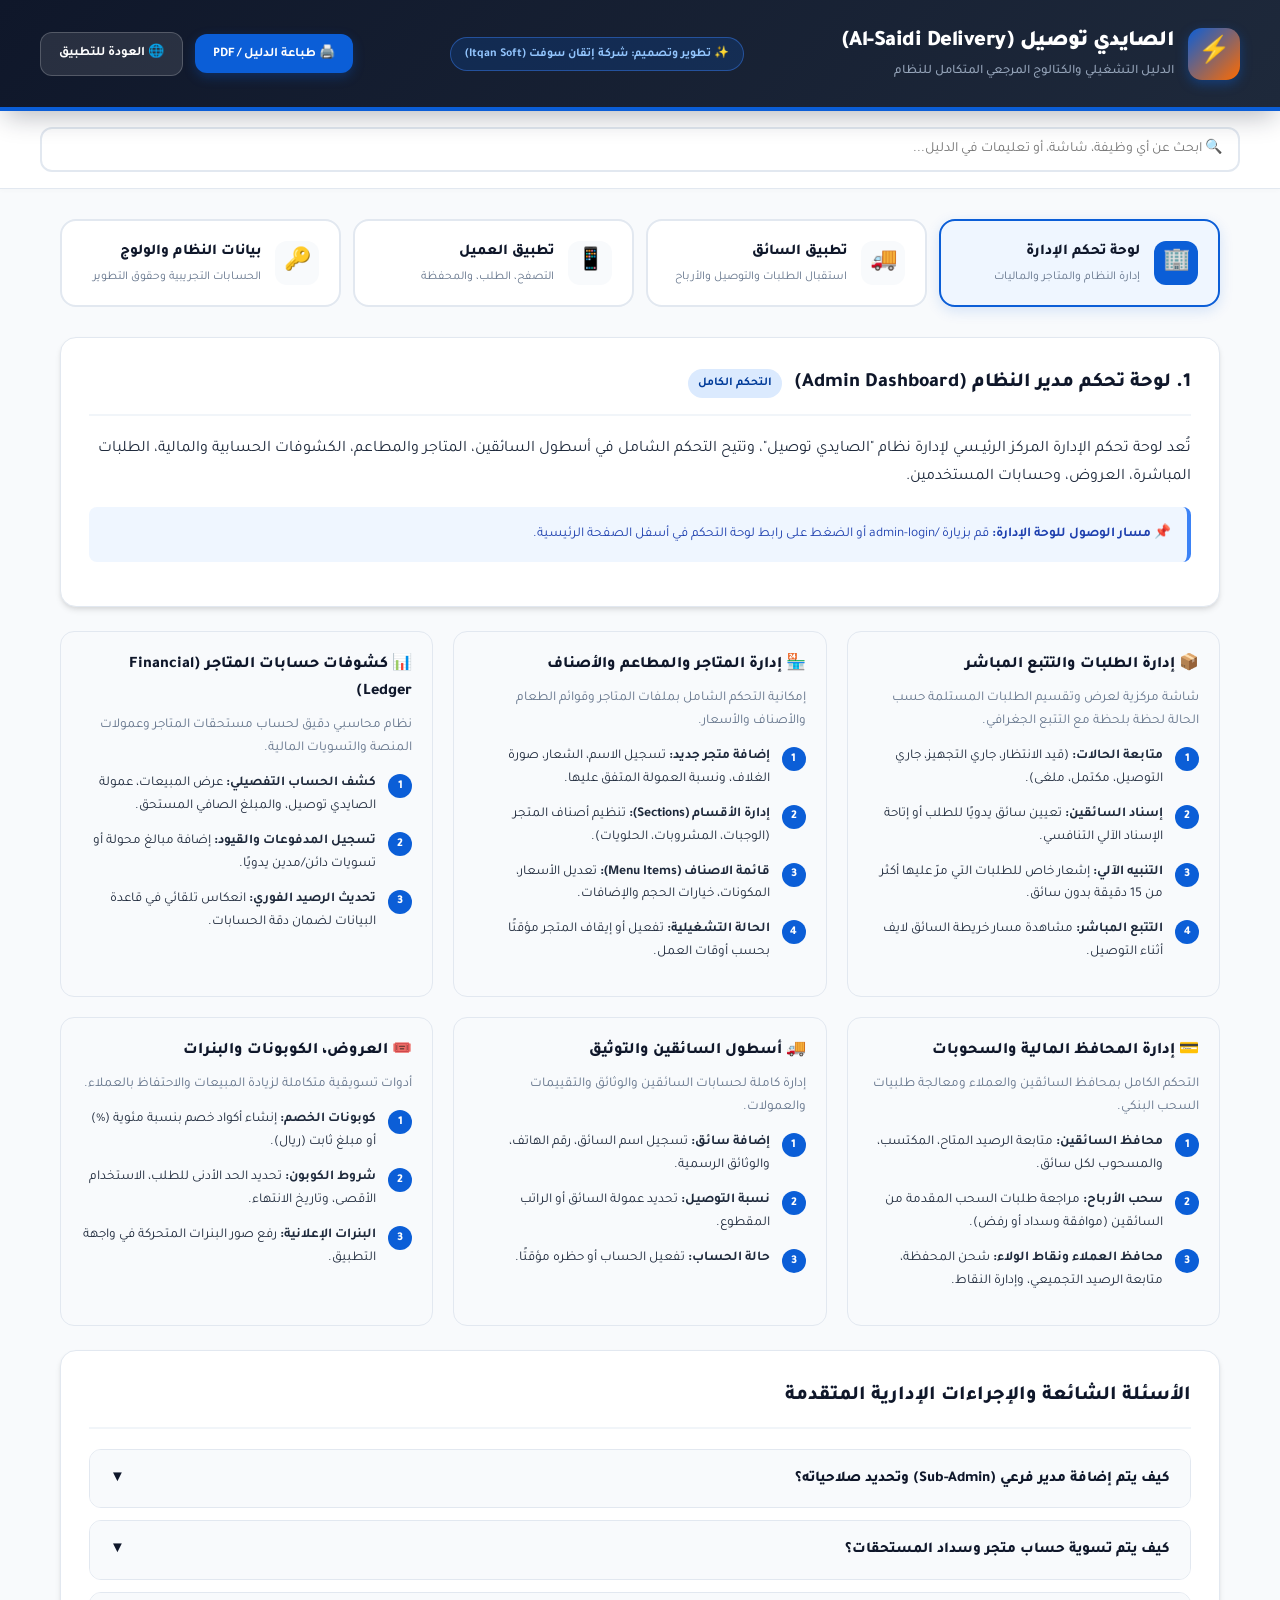
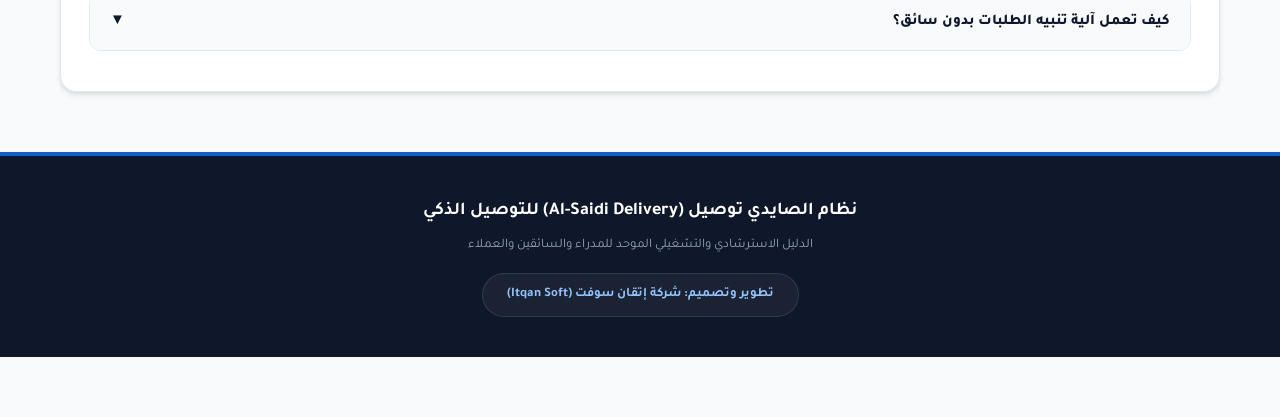
<file: client/public/user-guide.html>
<!DOCTYPE html>
<html lang="ar" dir="rtl">
<head>
  <meta charset="UTF-8">
  <meta name="viewport" content="width=device-width, initial-scale=1.0">
  <title>الدليل التشغيلي الشامل - نظام الصايدي توصيل (Al-Saidi Delivery) | تطوير شركة إتقان سوفت</title>
  <link rel="preconnect" href="https://fonts.googleapis.com">
  <link rel="preconnect" href="https://fonts.gstatic.com" crossorigin>
  <link href="https://fonts.googleapis.com/css2?family=Tajawal:wght@400;500;700;800;900&display=swap" rel="stylesheet">
  <style>
    :root {
      --primary: #0B5ED7;
      --primary-dark: #003B99;
      --primary-light: #dbeafe;
      --secondary: #0f172a;
      --accent: #FF6B00;
      --accent-light: #ffedd5;
      --bg: #f8fafc;
      --card-bg: #ffffff;
      --text-main: #1e293b;
      --text-muted: #64748b;
      --border: #e2e8f0;
      --shadow: 0 4px 6px -1px rgba(0, 0, 0, 0.1), 0 2px 4px -1px rgba(0, 0, 0, 0.06);
      --radius: 16px;
    }

    * {
      box-sizing: border-box;
      margin: 0;
      padding: 0;
      font-family: 'Tajawal', -apple-system, BlinkMacSystemFont, sans-serif;
    }

    body {
      background-color: var(--bg);
      color: var(--text-main);
      line-height: 1.7;
      padding-bottom: 60px;
    }

    /* Navbar Header */
    header {
      background: linear-gradient(135deg, var(--secondary) 0%, #1e293b 100%);
      color: #ffffff;
      padding: 24px 20px;
      position: sticky;
      top: 0;
      z-index: 1000;
      box-shadow: 0 10px 25px -5px rgba(15, 23, 42, 0.3);
      border-bottom: 4px solid var(--primary);
    }

    .header-container {
      max-width: 1200px;
      margin: 0 auto;
      display: flex;
      flex-wrap: wrap;
      align-items: center;
      justify-content: space-between;
      gap: 16px;
    }

    .logo-box {
      display: flex;
      align-items: center;
      gap: 14px;
    }

    .logo-icon {
      background: linear-gradient(135deg, var(--primary) 0%, #FF6B00 100%);
      color: white;
      width: 52px;
      height: 52px;
      border-radius: 14px;
      display: flex;
      align-items: center;
      justify-content: center;
      font-size: 26px;
      font-weight: 900;
      box-shadow: 0 4px 12px rgba(11, 94, 215, 0.4);
    }

    .logo-text h1 {
      font-size: 22px;
      font-weight: 900;
      color: #ffffff;
      letter-spacing: -0.5px;
    }

    .logo-text p {
      font-size: 13px;
      color: #94a3b8;
      font-weight: 500;
    }

    .company-badge {
      background: rgba(11, 94, 215, 0.2);
      border: 1px solid rgba(59, 130, 246, 0.45);
      color: #93c5fd;
      padding: 6px 14px;
      border-radius: 30px;
      font-size: 12px;
      font-weight: 700;
      display: inline-flex;
      align-items: center;
      gap: 6px;
    }

    .header-actions {
      display: flex;
      align-items: center;
      gap: 12px;
    }

    .btn {
      padding: 10px 18px;
      border-radius: 12px;
      font-weight: 700;
      font-size: 13px;
      border: none;
      cursor: pointer;
      transition: all 0.2s ease;
      display: inline-flex;
      align-items: center;
      gap: 8px;
      text-decoration: none;
    }

    .btn-primary {
      background: var(--primary);
      color: white;
      box-shadow: 0 4px 12px rgba(11, 94, 215, 0.3);
    }

    .btn-primary:hover {
      background: var(--primary-dark);
      transform: translateY(-2px);
    }

    .btn-outline {
      background: rgba(255, 255, 255, 0.1);
      color: white;
      border: 1px solid rgba(255, 255, 255, 0.2);
    }

    .btn-outline:hover {
      background: rgba(255, 255, 255, 0.2);
    }

    /* Search Bar Bar */
    .search-section {
      background: white;
      border-bottom: 1px solid var(--border);
      padding: 16px 20px;
      box-shadow: 0 2px 4px rgba(0,0,0,0.02);
    }

    .search-container {
      max-width: 1200px;
      margin: 0 auto;
      display: flex;
      gap: 12px;
      align-items: center;
    }

    .search-input-box {
      flex: 1;
      position: relative;
    }

    .search-input-box input {
      width: 100%;
      padding: 12px 16px 12px 42px;
      border: 2px solid var(--border);
      border-radius: 12px;
      font-size: 14px;
      outline: none;
      transition: border-color 0.2s;
    }

    .search-input-box input:focus {
      border-color: var(--primary);
    }

    /* Main Layout */
    .container {
      max-width: 1200px;
      margin: 30px auto;
      padding: 0 20px;
    }

    /* Tab Switcher */
    .tabs-nav {
      display: grid;
      grid-template-columns: repeat(auto-fit, minmax(220px, 1fr));
      gap: 12px;
      margin-bottom: 30px;
    }

    .tab-btn {
      background: white;
      border: 2px solid var(--border);
      padding: 18px 20px;
      border-radius: var(--radius);
      cursor: pointer;
      text-align: right;
      transition: all 0.25s ease;
      display: flex;
      align-items: center;
      gap: 14px;
    }

    .tab-btn:hover {
      border-color: var(--primary-light);
      background: #f4f8ff;
    }

    .tab-btn.active {
      border-color: var(--primary);
      background: #eff6ff;
      box-shadow: 0 4px 14px rgba(11, 94, 215, 0.15);
    }

    .tab-icon {
      width: 44px;
      height: 44px;
      border-radius: 12px;
      background: var(--bg);
      display: flex;
      align-items: center;
      justify-content: center;
      font-size: 22px;
      flex-shrink: 0;
      transition: all 0.2s ease;
    }

    .tab-btn.active .tab-icon {
      background: var(--primary);
      color: white;
    }

    .tab-title {
      font-weight: 800;
      font-size: 15px;
      color: var(--secondary);
    }

    .tab-sub {
      font-size: 12px;
      color: var(--text-muted);
      margin-top: 2px;
    }

    /* Section Content Styling */
    .tab-content {
      display: none;
    }

    .tab-content.active {
      display: block;
      animation: fadeIn 0.3s ease;
    }

    @keyframes fadeIn {
      from { opacity: 0; transform: translateY(6px); }
      to { opacity: 1; transform: translateY(0); }
    }

    /* Cards & Grid Layout */
    .section-card {
      background: var(--card-bg);
      border-radius: var(--radius);
      border: 1px solid var(--border);
      padding: 28px;
      margin-bottom: 24px;
      box-shadow: var(--shadow);
    }

    .section-header {
      display: flex;
      align-items: center;
      gap: 12px;
      margin-bottom: 20px;
      padding-bottom: 14px;
      border-bottom: 2px solid #f1f5f9;
    }

    .section-header h2 {
      font-size: 20px;
      font-weight: 800;
      color: var(--secondary);
    }

    .badge {
      background: var(--primary-light);
      color: var(--primary-dark);
      padding: 4px 10px;
      border-radius: 20px;
      font-size: 12px;
      font-weight: 700;
    }

    .grid-2 {
      display: grid;
      grid-template-columns: repeat(auto-fit, minmax(320px, 1fr));
      gap: 20px;
    }

    .grid-3 {
      display: grid;
      grid-template-columns: repeat(auto-fit, minmax(260px, 1fr));
      gap: 18px;
    }

    .sub-card {
      background: #f8fafc;
      border: 1px solid #e2e8f0;
      border-radius: 14px;
      padding: 20px;
      transition: transform 0.2s, box-shadow 0.2s;
    }

    .sub-card:hover {
      transform: translateY(-2px);
      box-shadow: 0 6px 12px rgba(0,0,0,0.04);
      border-color: #cbd5e1;
    }

    .sub-card h3 {
      font-size: 16px;
      font-weight: 800;
      color: var(--secondary);
      margin-bottom: 8px;
      display: flex;
      align-items: center;
      gap: 8px;
    }

    .sub-card p {
      font-size: 13.5px;
      color: var(--text-muted);
      margin-bottom: 12px;
    }

    /* List Steps */
    .step-list {
      list-style: none;
      counter-reset: step-counter;
    }

    .step-list li {
      counter-increment: step-counter;
      position: relative;
      padding-right: 36px;
      margin-bottom: 12px;
      font-size: 13.5px;
      color: var(--text-main);
    }

    .step-list li::before {
      content: counter(step-counter);
      position: absolute;
      right: 0;
      top: 2px;
      width: 24px;
      height: 24px;
      background: var(--primary);
      color: white;
      border-radius: 50%;
      display: flex;
      align-items: center;
      justify-content: center;
      font-size: 12px;
      font-weight: 800;
    }

    /* Accordion Components */
    .accordion {
      border: 1px solid var(--border);
      border-radius: 12px;
      margin-bottom: 12px;
      overflow: hidden;
      background: white;
    }

    .accordion-header {
      padding: 16px 20px;
      background: #f8fafc;
      cursor: pointer;
      font-weight: 800;
      font-size: 15px;
      color: var(--secondary);
      display: flex;
      justify-content: space-between;
      align-items: center;
      user-select: none;
    }

    .accordion-header:hover {
      background: #f1f5f9;
    }

    .accordion-content {
      padding: 20px;
      display: none;
      border-top: 1px solid var(--border);
      font-size: 14px;
      color: var(--text-main);
    }

    .accordion.open .accordion-content {
      display: block;
    }

    /* Table Styles */
    .data-table {
      width: 100%;
      border-collapse: collapse;
      margin-top: 14px;
      font-size: 13.5px;
    }

    .data-table th, .data-table td {
      padding: 12px 14px;
      border: 1px solid var(--border);
      text-align: right;
    }

    .data-table th {
      background: var(--secondary);
      color: white;
      font-weight: 700;
    }

    .data-table tr:nth-child(even) {
      background: #f8fafc;
    }

    /* Highlight box */
    .info-box {
      background: #eff6ff;
      border-right: 4px solid #3b82f6;
      padding: 16px;
      border-radius: 8px;
      margin: 16px 0;
      font-size: 13.5px;
      color: #1e40af;
    }

    .warning-box {
      background: #fffbebf1;
      border-right: 4px solid #f59e0b;
      padding: 16px;
      border-radius: 8px;
      margin: 16px 0;
      font-size: 13.5px;
      color: #92400e;
    }

    .success-box {
      background: #f0fdf4;
      border-right: 4px solid #22c55e;
      padding: 16px;
      border-radius: 8px;
      margin: 16px 0;
      font-size: 13.5px;
      color: #166534;
    }

    /* Footer */
    footer {
      background: var(--secondary);
      color: #94a3b8;
      padding: 40px 20px;
      margin-top: 60px;
      text-align: center;
      border-top: 4px solid var(--primary);
    }

    footer h3 {
      color: white;
      font-size: 18px;
      margin-bottom: 8px;
    }

    footer p {
      font-size: 13px;
      margin-bottom: 16px;
    }

    .itqan-rights {
      background: rgba(255, 255, 255, 0.05);
      border: 1px solid rgba(255, 255, 255, 0.1);
      display: inline-block;
      padding: 10px 24px;
      border-radius: 30px;
      color: #93c5fd;
      font-weight: 700;
      font-size: 13px;
    }

    /* Print Styles */
    @media print {
      header, .search-section, .tabs-nav, .header-actions, footer button {
        display: none !important;
      }

      body {
        background: white;
        color: black;
      }

      .container {
        max-width: 100%;
        margin: 0;
        padding: 0;
      }

      .tab-content {
        display: block !important;
        page-break-after: always;
      }

      .accordion-content {
        display: block !important;
      }

      .section-card {
        box-shadow: none;
        border: 1px solid #ccc;
      }
    }
  </style>
</head>
<body>

  <!-- Header -->
  <header>
    <div class="header-container">
      <div class="logo-box">
        <div class="logo-icon">⚡</div>
        <div class="logo-text">
          <h1>الصايدي توصيل (Al-Saidi Delivery)</h1>
          <p>الدليل التشغيلي والكتالوج المرجعي المتكامل للنظام</p>
        </div>
      </div>

      <div class="company-badge">
        ✨ تطوير وتصميم: شركة إتقان سوفت (Itqan Soft)
      </div>

      <div class="header-actions">
        <button onclick="window.print()" class="btn btn-primary">
          🖨️ طباعة الدليل / PDF
        </button>
        <a href="/" class="btn btn-outline">
          🌐 العودة للتطبيق
        </a>
      </div>
    </div>
  </header>

  <!-- Quick Filter / Search Section -->
  <div class="search-section">
    <div class="search-container">
      <div class="search-input-box">
        <input type="text" id="manualSearch" placeholder="🔍 ابحث عن أي وظيفة، شاشة، أو تعليمات في الدليل..." onkeyup="filterGuide()">
      </div>
    </div>
  </div>

  <!-- Main Container -->
  <div class="container">

    <!-- Tab Switcher -->
    <div class="tabs-nav">
      <div class="tab-btn active" onclick="switchTab('admin')">
        <div class="tab-icon">🏢</div>
        <div>
          <div class="tab-title">لوحة تحكم الإدارة</div>
          <div class="tab-sub">إدارة النظام والمتاجر والماليات</div>
        </div>
      </div>

      <div class="tab-btn" onclick="switchTab('driver')">
        <div class="tab-icon">🚚</div>
        <div>
          <div class="tab-title">تطبيق السائق</div>
          <div class="tab-sub">استقبال الطلبات والتوصيل والأرباح</div>
        </div>
      </div>

      <div class="tab-btn" onclick="switchTab('customer')">
        <div class="tab-icon">📱</div>
        <div>
          <div class="tab-title">تطبيق العميل</div>
          <div class="tab-sub">التصفح، الطلب، والمحفظة</div>
        </div>
      </div>

      <div class="tab-btn" onclick="switchTab('system')">
        <div class="tab-icon">🔑</div>
        <div>
          <div class="tab-title">بيانات النظام والولوج</div>
          <div class="tab-sub">الحسابات التجريبية وحقوق التطوير</div>
        </div>
      </div>
    </div>

    <!-- ========================================================================= -->
    <!-- TAB 1: ADMIN CONTROL PANEL MANUAL                                         -->
    <!-- ========================================================================= -->
    <div id="tab-admin" class="tab-content active">

      <!-- Overview -->
      <div class="section-card searchable-item">
        <div class="section-header">
          <h2>1. لوحة تحكم مدير النظام (Admin Dashboard)</h2>
          <span class="badge">التحكم الكامل</span>
        </div>
        <p>تُعد لوحة تحكم الإدارة المركز الرئيـسي لإدارة نظام "الصايدي توصيل"، وتتيح التحكم الشامل في أسطول السائقين، المتاجر والمطاعم، الكشوفات الحسابية والمالية، الطلبات المباشرة، العروض، وحسابات المستخدمين.</p>
        
        <div class="info-box">
          📌 <strong>مسار الوصول للوحة الإدارة:</strong> قم بزيارة <code>/admin-login</code> أو الضغط على رابط لوحة التحكم في أسفل الصفحة الرئيسية.
        </div>
      </div>

      <!-- Modules Grid -->
      <div class="grid-2">

        <!-- Orders Management -->
        <div class="sub-card searchable-item">
          <h3>📦 إدارة الطلبات والتتبع المباشر</h3>
          <p>شاشة مركزية لعرض وتقسيم الطلبات المستلمة حسب الحالة لحظة بلحظة مع التتبع الجغرافي.</p>
          <ul class="step-list">
            <li><strong>متابعة الحالات:</strong> (قيد الانتظار، جاري التجهيز، جاري التوصيل، مكتمل، ملغى).</li>
            <li><strong>إسناد السائقين:</strong> تعيين سائق يدويًا للطلب أو إتاحة الإسناد الآلي التنافسي.</li>
            <li><strong>التنبيه الآلي:</strong> إشعار خاص للطلبات التي مرّ عليها أكثر من 15 دقيقة بدون سائق.</li>
            <li><strong>التتبع المباشر:</strong> مشاهدة مسار خريطة السائق لايف أثناء التوصيل.</li>
          </ul>
        </div>

        <!-- Restaurants & Stores -->
        <div class="sub-card searchable-item">
          <h3>🏪 إدارة المتاجر والمطاعم والأصناف</h3>
          <p>إمكانية التحكم الشامل بملفات المتاجر وقوائم الطعام والأصناف والأسعار.</p>
          <ul class="step-list">
            <li><strong>إضافة متجر جديد:</strong> تسجيل الاسم، الشعار، صورة الغلاف، ونسبة العمولة المتفق عليها.</li>
            <li><strong>إدارة الأقسام (Sections):</strong> تنظيم أصناف المتجر (الوجبات، المشروبات، الحلويات).</li>
            <li><strong>قائمة الاصناف (Menu Items):</strong> تعديل الأسعار، المكونات، خيارات الحجم والإضافات.</li>
            <li><strong>الحالة التشغيلية:</strong> تفعيل أو إيقاف المتجر مؤقتًا بحسب أوقات العمل.</li>
          </ul>
        </div>

        <!-- Stores Financial Ledger -->
        <div class="sub-card searchable-item">
          <h3>📊 كشوفات حسابات المتاجر (Financial Ledger)</h3>
          <p>نظام محاسبي دقيق لحساب مستحقات المتاجر وعمولات المنصة والتسويات المالية.</p>
          <ul class="step-list">
            <li><strong>كشف الحساب التفصيلي:</strong> عرض المبيعات، عمولة الصايدي توصيل، والمبلغ الصافي المستحق.</li>
            <li><strong>تسجيل المدفوعات والقيود:</strong> إضافة مبالغ محولة أو تسويات دائن/مدين يدويًا.</li>
            <li><strong>تحديث الرصيد الفوري:</strong> انعكاس تلقائي في قاعدة البيانات لضمان دقة الحسابات.</li>
          </ul>
        </div>

        <!-- Wallets & Driver Payouts -->
        <div class="sub-card searchable-item">
          <h3>💳 إدارة المحافظ المالية والسحوبات</h3>
          <p>التحكم الكامل بمحافظ السائقين والعملاء ومعالجة طلبيات السحب البنكي.</p>
          <ul class="step-list">
            <li><strong>محافظ السائقين:</strong> متابعة الرصيد المتاح، المكتسب، والمسحوب لكل سائق.</li>
            <li><strong>سحب الأرباح:</strong> مراجعة طلبات السحب المقدمة من السائقين (موافقة وسداد أو رفض).</li>
            <li><strong>محافظ العملاء ونقاط الولاء:</strong> شحن المحفظة، متابعة الرصيد التجميعي، وإدارة النقاط.</li>
          </ul>
        </div>

        <!-- Driver Fleet -->
        <div class="sub-card searchable-item">
          <h3>🚚 أسطول السائقين والتوثيق</h3>
          <p>إدارة كاملة لحسابات السائقين والوثائق والتقييمات والعمولات.</p>
          <ul class="step-list">
            <li><strong>إضافة سائق:</strong> تسجيل اسم السائق، رقم الهاتف، والوثائق الرسمية.</li>
            <li><strong>نسبة التوصيل:</strong> تحديد عمولة السائق أو الراتب المقطوع.</li>
            <li><strong>حالة الحساب:</strong> تفعيل الحساب أو حظره مؤقتًا.</li>
          </ul>
        </div>

        <!-- Marketing & Discounts -->
        <div class="sub-card searchable-item">
          <h3>🎟️ العروض، الكوبونات والبنرات</h3>
          <p>أدوات تسويقية متكاملة لزيادة المبيعات والاحتفاظ بالعملاء.</p>
          <ul class="step-list">
            <li><strong>كوبونات الخصم:</strong> إنشاء أكواد خصم بنسبة مئوية (%) أو مبلغ ثابت (ريال).</li>
            <li><strong>شروط الكوبون:</strong> تحديد الحد الأدنى للطلب، الاستخدام الأقصى، وتاريخ الانتهاء.</li>
            <li><strong>البنرات الإعلانية:</strong> رفع صور البنرات المتحركة في واجهة التطبيق.</li>
          </ul>
        </div>

      </div>

      <!-- Accordions for detailed guide -->
      <div class="section-card searchable-item" style="margin-top: 24px;">
        <div class="section-header">
          <h2>الأسئلة الشائعة والإجراءات الإدارية المتقدمة</h2>
        </div>

        <div class="accordion">
          <div class="accordion-header" onclick="toggleAccordion(this)">
            كيف يتم إضافة مدير فرعي (Sub-Admin) وتحديد صلاحياته؟ <span>▼</span>
          </div>
          <div class="accordion-content">
            انتقل إلى تبويب "إدارة المستخدمين والصلاحيات"، واضغط على "إضافة مدير فرعي". قم بإدخال الاسم ورقم الهاتف والبريد الإلكتروني، ثم حدد الصلاحيات المطلوبة (مثل: إدارة الطلبات فقط، أو إدارة المحافظ فقط، أو مشاهدة التقارير).
          </div>
        </div>

        <div class="accordion">
          <div class="accordion-header" onclick="toggleAccordion(this)">
            كيف يتم تسوية حساب متجر وسداد المستحقات؟ <span>▼</span>
          </div>
          <div class="accordion-content">
            من لوحة التحكم -> اختر "حسابات المتاجر" -> حدد المتجر المطلوب -> اضغط على "تسجيل دفعية / تسوية". قم بإدخال المبلغ ورقم الإشعار وسبب التسوية. سيقوم النظام بتحديث صافي المتبقي للمتجر تلقائياً وتوثيق الحركة في كشف الحساب.
          </div>
        </div>

        <div class="accordion">
          <div class="accordion-header" onclick="toggleAccordion(this)">
            كيف تعمل آلية تنبيه الطلبات بدون سائق؟ <span>▼</span>
          </div>
          <div class="accordion-content">
            يتحقق الخادم تلقائياً كل دقيقة من جميع الطلبات المعلقة أو المقبولة. إذا مرت 15 دقيقة على الطلب دون إسناده إلى سائق، يقوم النظام فوراً بإرسال إشعار بارز للإدارة وصوت تنبيهي لتدارك الطلب وإسناده فوراً.
          </div>
        </div>

      </div>

    </div>

    <!-- ========================================================================= -->
    <!-- TAB 2: DRIVER APP MANUAL                                                  -->
    <!-- ========================================================================= -->
    <div id="tab-driver" class="tab-content">
      
      <div class="section-card searchable-item">
        <div class="section-header">
          <h2>2. تطبيق السائق (Driver App Manual)</h2>
          <span class="badge">تنفيذ واستلام الطلبات</span>
        </div>
        <p>تطبيق مخصص لسائقي أسطول "الصايدي توصيل" لاستقبال الطلبات القريبة، التنقل عبر الخريطة، متابعة المحفظة الإلكترونية للأرباح، وطلب سحب المبالغ المكتسبة.</p>

        <div class="success-box">
          📱 <strong>رابط تسجيل دخول السائق:</strong> عبر الانتقال إلى <code>/driver-login</code> وإدخال رقم الهاتف المسجل كلمة السر.
        </div>
      </div>

      <div class="grid-3">

        <div class="sub-card searchable-item">
          <h3>1️⃣ البدء والاتصال (Online)</h3>
          <p>قم بفتح التطبيق وتبديل زر الحالة إلى <strong>"متصل"</strong> لتصبح مؤهلاً لاستقبال طلبيات التوصيل القريبة من موقعك الجغرافي.</p>
        </div>

        <div class="sub-card searchable-item">
          <h3>2️⃣ استقبال وقبول الطلب</h3>
          <p>عند صدور طلب جديد، يصلك تنبيه صوّتي وإشعار مرئي يحتوي على اسم المتجر، مسافة التوصيل، وقيمة عمولتك المستحقة. اضغط <strong>"قبول الطلب"</strong>.</p>
        </div>

        <div class="sub-card searchable-item">
          <h3>3️⃣ الاستلام من المتجر</h3>
          <p>توجه إلى موقع المتجر المحدد في الخريطة، وعند استلام الوجبة أو الشحنة قم بتحديث الحالة إلى <strong>"تم الاستلام من المتجر"</strong>.</p>
        </div>

        <div class="sub-card searchable-item">
          <h3>4️⃣ التوجه والاتصال بالعميل</h3>
          <p>تتبع المسار المباشر نحو موقع العميل عبر الخريطة. يمكنك الاتصال بالعميل هاتفياً أو عبر الشات المباشر عند الوصول.</p>
        </div>

        <div class="sub-card searchable-item">
          <h3>5️⃣ التسليم وتحصيل المبلغ</h3>
          <p>قم بتسليم الوجبة للعميل وتأكيد تحصيل المبلغ (إذا كان كاش)، ثم اضغط على <strong>"تم التسليم بنجاح"</strong> لإغلاق الطلب وقيد أرباحك في محفظتك.</p>
        </div>

        <div class="sub-card searchable-item">
          <h3>6️⃣ المحفظة وسحب الأرباح</h3>
          <p>استعرض رصيدك المتاح وطلبات السحب. يمكنك تقديم طلب سحب للحساب البنكي أو المحفظة الإلكترونية لمعالجته من الإدارة.</p>
        </div>

      </div>

      <!-- Detailed Driver Workflow Box -->
      <div class="section-card searchable-item" style="margin-top: 24px;">
        <div class="section-header">
          <h2>جدول ملخص مراحل حالة الطلب لدى السائق</h2>
        </div>

        <table class="data-table">
          <thead>
            <tr>
              <th>حالة الطلب</th>
              <th>الإجراء المطلوب من السائق</th>
              <th>تأثير العملية على النظام</th>
            </tr>
          </thead>
          <tbody>
            <tr>
              <td><strong>جديد (Pending)</strong></td>
              <td>مراجعة تفاصيل الطلب والضغط على "قبول"</td>
              <td>ربط السائق بالطلب وتغيير الحالة إلى مخصص</td>
            </tr>
            <tr>
              <td><strong>جاري التجهيز (Preparing)</strong></td>
              <td>التوجه للمتجر والانتظار لحين تجهيز الطلب</td>
              <td>تحديث موقع السائق المباشر للإدارة والعميل</td>
            </tr>
            <tr>
              <td><strong>تم الاستلام (Picked Up)</strong></td>
              <td>الضغط على "تم الاستلام" والبدء بالانطلاق</td>
              <td>إشعار العميل بأن السائق في الطريق إليه</td>
            </tr>
            <tr>
              <td><strong>مكتمل (Delivered)</strong></td>
              <td>تسليم الوجبة والضغط على "تم التوصيل"</td>
              <td>إضافة عمولة التوصيل فوراً إلى محفظة السائق</td>
            </tr>
          </tbody>
        </table>
      </div>

    </div>

    <!-- ========================================================================= -->
    <!-- TAB 3: CUSTOMER APP MANUAL                                                -->
    <!-- ========================================================================= -->
    <div id="tab-customer" class="tab-content">

      <div class="section-card searchable-item">
        <div class="section-header">
          <h2>3. تطبيق العميل (Customer App Manual)</h2>
          <span class="badge">تجربة التسوق والطلب</span>
        </div>
        <p>يوفر تطبيق "الصايدي توصيل" للعملاء تجربة سريعة وسلسة لتصفح المطاعم والمتاجر، تخصيص الوجبات، التتبع الجغرافي الحي، الاستفادة من المحفظة ونقاط الولاء، وخدمة "وصل لي".</p>
      </div>

      <div class="grid-2">

        <div class="sub-card searchable-item">
          <h3>🍔 1. التصفح والبحث الذكي</h3>
          <p>استعرض المتاجر القريبة حسب التصنيف (مطاعم، كافيهات، حلويات) أو استخدم شريط البحث المباشر للوصول السريع إلى وجبتك المفضلة.</p>
        </div>

        <div class="sub-card searchable-item">
          <h3>🛒 2. تخصيص الوجبة والسلة</h3>
          <p>قم باختيار الأحجام والخيارات والإضافات المفضلة، ثم أضف الصنف للسلة. يمكنك مراجعة الوجبات وإضافة ملاحظات للمطعم قبل الشراء.</p>
        </div>

        <div class="sub-card searchable-item">
          <h3>📍 3. تحديد العنوان وتأكيد الطلب</h3>
          <p>حدد موقعك تلقائياً عبر نظام الخرائط (GPS) أو اختر عنواناً محفوظاً سابقاً (المنزل، العمل). أدخل كود الخصم للاستفادة من التخفيض.</p>
        </div>

        <div class="sub-card searchable-item">
          <h3>💵 4. خيارات الدفع المتاحة</h3>
          <p>اختر الدفع نقدًا عند الاستلام (COD) أو الدفع المباشر السريع باستخدام رصيد محفظتك الإلكترونية في تطبيق الصايدي توصيل.</p>
        </div>

        <div class="sub-card searchable-item">
          <h3>📡 5. التتبع المباشر لايف (Live Tracking)</h3>
          <p>شاهد خطوات الطلب بشريط تفاعلي حقيقي (قبول -> تجهيز -> استلام -> توصيل) مع خريطة حية لموقع السائق وهو في الطريق إليك.</p>
        </div>

        <div class="sub-card searchable-item">
          <h3>🎁 6. المحفظة ونقاط الولاء ووصل لي</h3>
          <p>اجمع نقاط الولاء مع كل طلب ناجح واستبدلها برصيد نقدي، واستخدم خدمة "وصل لي" لإرسال أو استلام أي أغراض خاصة بين أي موقعين.</p>
        </div>

      </div>

    </div>

    <!-- ========================================================================= -->
    <!-- TAB 4: SYSTEM CREDENTIALS & ITQAN SOFT NOTICE                            -->
    <!-- ========================================================================= -->
    <div id="tab-system" class="tab-content">

      <div class="section-card searchable-item">
        <div class="section-header">
          <h2>4. بيانات الولوج والاختبار الافتراضية للنظام</h2>
          <span class="badge">بيانات التجربة</span>
        </div>
        <p>يمكن للمطورين والإدارة تجربة النظام بجميع أدواره التشغيلية باستخدام البيانات المعتمدة في البيئة التجريبية التالية:</p>

        <table class="data-table">
          <thead>
            <tr>
              <th>الدور (Role)</th>
              <th>بيانات الدخول (اسم المستخدم / البريد / الهاتف)</th>
              <th>كلمة المرور (Password)</th>
              <th>الصلاحيات ونطاق العمل</th>
            </tr>
          </thead>
          <tbody>
            <tr>
              <td><strong>مدير النظام (Admin)</strong></td>
              <td><code>admin@alsaidi-delivery.com</code></td>
              <td><code>123456</code></td>
              <td>صلاحيات كاملة للتحكم بالنظام، المتاجر، المحافظ، والسائقين</td>
            </tr>
            <tr>
              <td><strong>السائق التجريبي (Driver)</strong></td>
              <td><code>0500000000</code></td>
              <td><code>123456</code></td>
              <td>تطبيق السائق، استقبال الطلبات، والتوصيل والأرباح</td>
            </tr>
            <tr>
              <td><strong>العميل التجريبي (Customer)</strong></td>
              <td><code>0500000001</code></td>
              <td><code>123456</code></td>
              <td>تطبيق العميل، الطلب، المحفظة، وتتبع الشحنات لايف</td>
            </tr>
          </tbody>
        </table>
      </div>

      <!-- Itqan Soft Copyright & Branding Section -->
      <div class="section-card searchable-item" style="background: linear-gradient(135deg, #0f172a 0%, #1e293b 100%); color: white; border: 2px solid var(--primary);">
        <div style="display: flex; align-items: center; gap: 16px; margin-bottom: 16px;">
          <div style="font-size: 38px;">💎</div>
          <div>
            <h2 style="color: white; font-size: 22px; font-weight: 900;">حقوق التطوير والملكية البرمجية</h2>
            <p style="color: #fdba74; font-size: 14px; font-weight: 700;">شركة إتقان سوفت للحلول البرمجية المتكاملة (Itqan Soft)</p>
          </div>
        </div>
        <p style="color: #cbd5e1; font-size: 14px; line-height: 1.8;">
          تم تطوير وتصميم كافة مكونات وتطبيقات وقواعد بيانات نظام <strong>الصايدي توصيل (Al-Saidi Delivery)</strong> وفق أعلى معايير الجودة والسرعة بواسطة <strong>شركة إتقان سوفت</strong>. يشمل ذلك لوحة تحكم الإدارة الشاملة، نظام إدارة المحافظ المالية، التتبع الجغرافي المباشر، وتطبيقات السائق والعميل.
        </p>
        <div style="margin-top: 20px; padding-top: 16px; border-top: 1px solid rgba(255,255,255,0.1); display: flex; justify-content: space-between; align-items: center; flex-wrap: wrap; gap: 12px; font-size: 13px; color: #94a3b8;">
          <span>© جميع الحقوق محفوظة - شركة إتقان سوفت 2026</span>
          <span>إصدار النظام: v2.5.0 - الصايدي توصيل</span>
        </div>
      </div>

    </div>

  </div>

  <!-- Footer -->
  <footer>
    <h3>نظام الصايدي توصيل (Al-Saidi Delivery) للتوصيل الذكي</h3>
    <p>الدليل الاسترشادي والتشغيلي الموحد للمدراء والسائقين والعملاء</p>
    <div class="itqan-rights">
      تطوير وتصميم: شركة إتقان سوفت (Itqan Soft)
    </div>
  </footer>

  <!-- Scripts -->
  <script>
    function switchTab(tabId) {
      // Deactivate all tabs
      document.querySelectorAll('.tab-btn').forEach(btn => btn.classList.remove('active'));
      document.querySelectorAll('.tab-content').forEach(content => content.classList.remove('active'));

      // Activate selected tab
      const selectedBtn = Array.from(document.querySelectorAll('.tab-btn')).find(btn => btn.getAttribute('onclick').includes(tabId));
      if (selectedBtn) selectedBtn.classList.add('active');

      const selectedContent = document.getElementById('tab-' + tabId);
      if (selectedContent) selectedContent.classList.add('active');
    }

    function toggleAccordion(header) {
      const accordion = header.parentElement;
      accordion.classList.toggle('open');
    }

    function filterGuide() {
      const query = document.getElementById('manualSearch').value.toLowerCase().trim();
      const items = document.querySelectorAll('.searchable-item');

      if (!query) {
        items.forEach(item => item.style.display = '');
        return;
      }

      items.forEach(item => {
        const text = item.textContent.toLowerCase();
        if (text.includes(query)) {
          item.style.display = '';
        } else {
          item.style.display = 'none';
        }
      });
    }
  </script>
</body>
</html>
</file>
